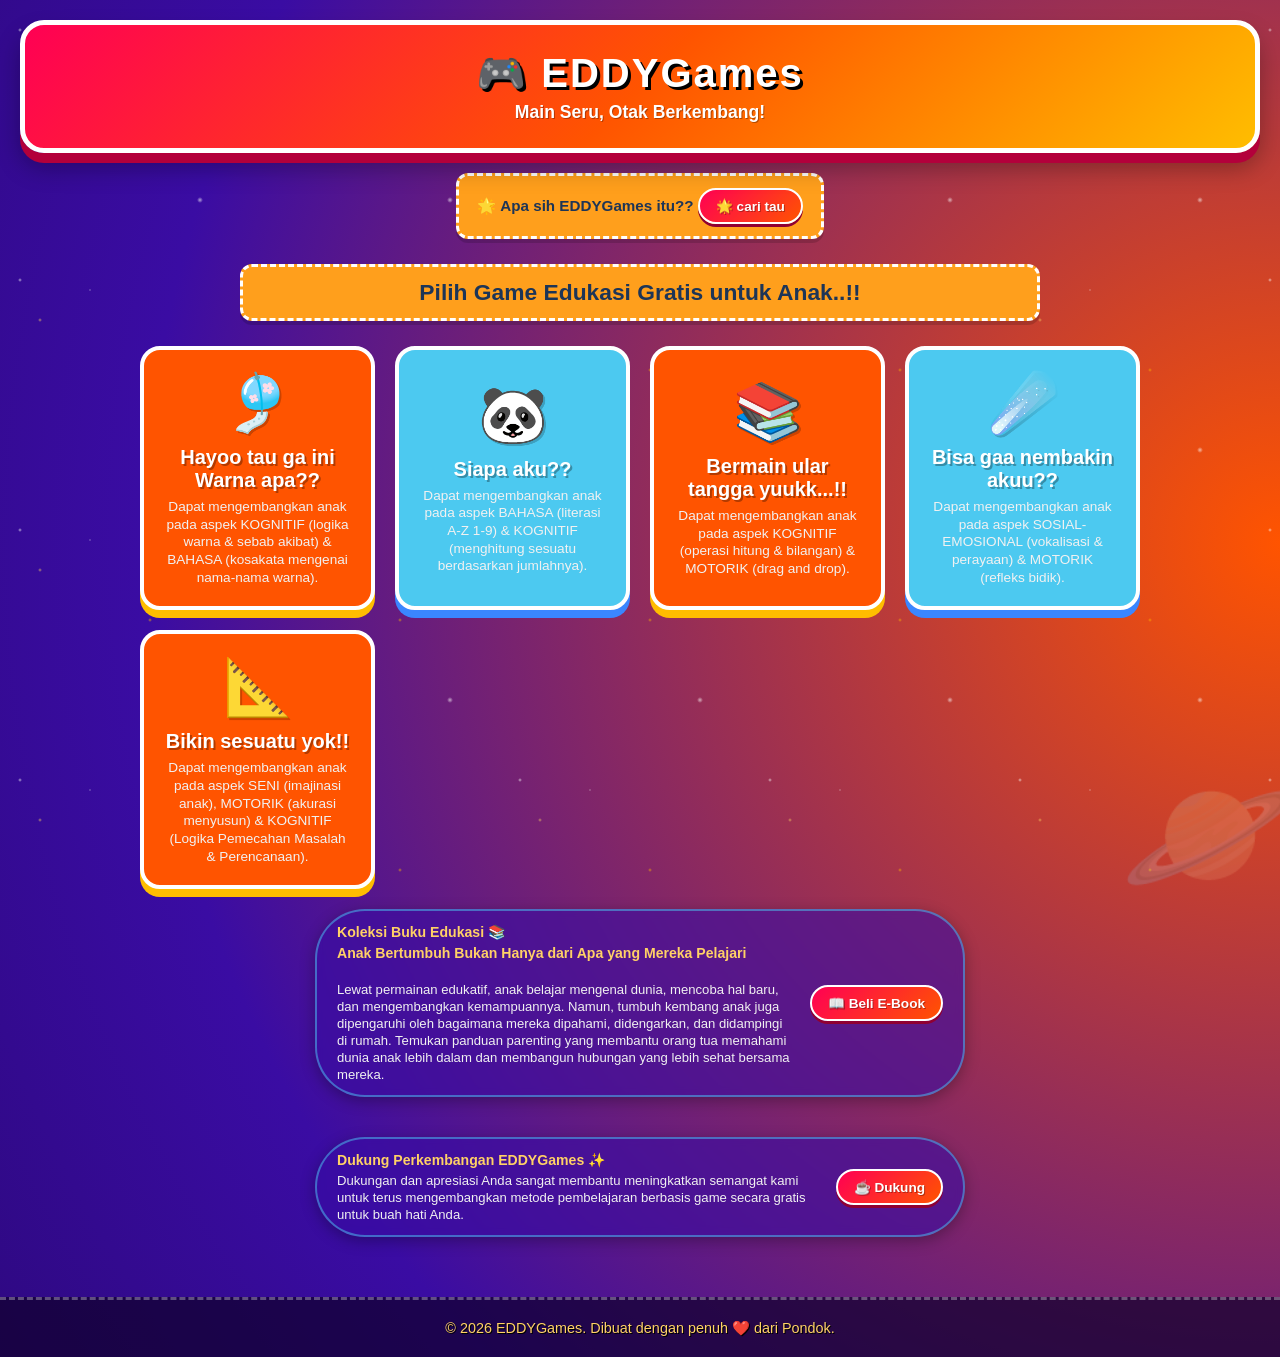
<file: index.html>
<!DOCTYPE html>
<html lang="id">
<head>
<title>EDDYGames | Game Edukasi Gratis untuk Anak TK & SD</title>
<meta name="description" content="Mainkan game edukasi gratis untuk anak TK dan SD di EDDYGames. Belajar mengenal warna, huruf, angka, berhitung, dan kreativitas sambil bermain.">
<meta charset="UTF-8">
    <meta name="viewport" content="width=device-width, initial-scale=1.0">
    <link rel="canonical" href="https://exa4sec.github.io/EDDYGames/">
    
    <!-- Gabungan CSS Langsung di Sini -->
    <style>
        /* ==========================================
           TEMA ANGKASA: ORANYE MATAHARI & UNGU GALAKSI
           ========================================== */

        * {
            box-sizing: border-box;
            margin: 0;
            padding: 0;
        }

        body {
            /* Gradasi latar belakang kosmik */
            background: radial-gradient(circle at 50% 20%, #ff5400 0%, #3a0ca3 45%, #10002b 100%);
            background-size: 200% 200%;
            animation: galaxyShift 15s ease infinite alternate;
            font-family: 'Comic Sans MS', 'Bubblegum Sans', 'Poppins', sans-serif;
            color: #fff;
            display: flex;
            flex-direction: column;
            min-height: 100vh;
            padding: 20px;
            padding-bottom: 0;
            position: relative;
            overflow-x: hidden;
        }

        /* 1. Animasi Latar Belakang Bergeser Pelan */
        @keyframes galaxyShift {
            0% {
                background-position: 0% 50%;
            }
            100% {
                background-position: 100% 50%;
            }
        }

        /* 2. Efek Lapisan Bintang Berkelap-kelip & Meteor Melayang */
        body::before {
            content: '';
            position: fixed;
            top: 0;
            left: 0;
            width: 100%;
            height: 100%;
            background-image: 
                radial-gradient(2px 2px at 20px 30px, #ffffff, rgba(0,0,0,0)),
                radial-gradient(2px 2px at 40px 70px, #ffd166, rgba(0,0,0,0)),
                radial-gradient(1px 1px at 90px 40px, #ffffff, rgba(0,0,0,0)),
                radial-gradient(2px 2px at 150px 120px, #ffb703, rgba(0,0,0,0)),
                radial-gradient(3px 3px at 200px 200px, #ffffff, rgba(0,0,0,0));
            background-repeat: repeat;
            background-size: 250px 250px;
            opacity: 0.6;
            animation: twinkleStars 4s infinite linear;
            z-index: -1;
            pointer-events: none;
        }

        @keyframes twinkleStars {
            0% { transform: translateY(0); opacity: 0.4; }
            50% { opacity: 0.8; }
            100% { transform: translateY(-50px); opacity: 0.4; }
        }

        /* 3. Ornamen Planet/Bola Api Matahari Melayang di Sudut */
        body::after {
            content: '🪐';
            position: fixed;
            bottom: -20px;
            right: -20px;
            font-size: 9rem;
            opacity: 0.2;
            z-index: -1;
            animation: floatPlanet 8s ease-in-out infinite alternate;
            pointer-events: none;
        }

        @keyframes floatPlanet {
            0% { transform: translateY(0) rotate(0deg); }
            100% { transform: translateY(-25px) rotate(15deg); }
        }

        /* Header Portal Game */
        header {
            text-align: center;
            background: linear-gradient(135deg, #ff0054, #ff5400, #ffbd00);
            color: #fff;
            padding: 25px 20px;
            border-radius: 24px;
            border: 5px solid #ffffff;
            box-shadow: 0 10px 0 #b3003b, 0 15px 25px rgba(0, 0, 0, 0.3);
            margin-bottom: 20px;
            position: relative;
            overflow: hidden;
        }

        header h1 {
            font-size: 2.5rem;
            text-shadow: 3px 3px 0px #000;
            letter-spacing: 2px;
        }

        header .tagline {
            font-size: 1.1rem;
            margin-top: 5px;
            font-weight: bold;
            text-shadow: 1px 1px 0px rgba(0,0,0,0.3);
        }

        /* Banner Informasi Orang Tua */
        .parent-banner {
            background-color: #ff9f1c;
            color: #1d3557;
            padding: 12px 18px;
            border-radius: 12px;
            border: 3px dashed #fff;
            text-align: center;
            font-size: 0.95rem;
            margin-bottom: 25px;
            box-shadow: 0 4px 0 rgba(0,0,0,0.15);
            max-width: 800px;
            margin-left: auto;
            margin-right: auto;
        }

        /* Tampilan Kotak Aksi (Donasi & E-book) */
        .action-pill {
            display: flex;
            align-items: center;
            justify-content: space-between;
            background: rgba(58, 12, 163, 0.6);
            backdrop-filter: blur(5px);
            border: 2px solid rgba(76, 201, 240, 0.5);
            padding: 12px 20px;
            border-radius: 50px;
            max-width: 650px;
            margin: 20px auto;
            box-shadow: 0 4px 15px rgba(0,0,0,0.3);
            gap: 15px;
        }

        .action-text {
            font-size: 0.82rem;
            color: #f1f1f1;
            line-height: 1.3;
            text-align: left;
        }

        .action-text strong {
            color: #ffd166;
            display: block;
            margin-bottom: 2px;
            font-size: 0.88rem;
        }

        /* Tombol Mini Khusus */
        .action-btn-mini {
            background: linear-gradient(135deg, #ff0054, #ff5400);
            color: #fff;
            border: 2px solid #fff;
            padding: 8px 16px;
            border-radius: 30px;
            font-weight: bold;
            font-size: 0.85rem;
            cursor: pointer;
            white-space: nowrap;
            box-shadow: 0 3px 0 #900032;
            transition: all 0.15s ease-in-out;
            text-shadow: 1px 1px 0px rgba(0,0,0,0.3);
            display: inline-flex;
            align-items: center;
            gap: 5px;
            text-decoration: none;
        }

        .action-btn-mini:hover {
            transform: translateY(-2px);
            box-shadow: 0 5px 0 #900032;
            background: linear-gradient(135deg, #ff5400, #ffbd00);
        }

        .action-btn-mini:active {
            transform: translateY(1px);
            box-shadow: 0 1px 0 #900032;
        }

        /* Styling Pop-up QRIS */
        .modal {
            display: none;
            position: fixed;
            z-index: 999;
            left: 0;
            top: 0;
            width: 100%;
            height: 100%;
            background-color: rgba(0,0,0,0.8);
            justify-content: center;
            align-items: center;
            padding: 15px;
        }
        .modal-content {
            background: #10002b;
            padding: 20px;
            border-radius: 20px;
            border: 4px solid #4cc9f0;
            text-align: center;
            max-width: 340px;
            width: 100%;
            max-height: 90vh;
            overflow-y: auto;
            box-shadow: 0 10px 25px rgba(0,0,0,0.5);
        }
        .modal-content img {
            width: 100%;
            max-height: 220px;
            object-fit: contain;
            border-radius: 10px;
            margin: 10px 0;
            border: 3px solid #ffd166;
            background-color: #fff;
        }
        .close-btn {
            background-color: #ff0054;
            color: white;
            border: 2px solid #fff;
            padding: 6px 16px;
            border-radius: 8px;
            font-weight: bold;
            font-size: 0.85rem;
            cursor: pointer;
            margin-top: 12px;
            box-shadow: 0 3px 0 #900032;
        }
        .close-btn:active {
            transform: translateY(2px);
            box-shadow: 0 2px 0 #900032;
        }

        /* Rak Game / Portal Grid */
        .game-grid {
            display: grid;
            grid-template-columns: repeat(auto-fill, minmax(200px, 1fr));
            gap: 20px;
            max-width: 1000px;
            width: 100%;
            margin: 0 auto;
            justify-content: center;
            justify-items: center;
            flex: 1;
        }

        /* Kartu Game */
        .game-card {
            background-color: #4cc9f0;
            border: 4px solid #ffffff;
            border-radius: 20px;
            padding: 20px;
            text-align: center;
            text-decoration: none;
            color: #fff;
            box-shadow: 0 8px 0 #3a86ff;
            transition: all 0.15s ease-in-out;
            display: flex;
            flex-direction: column;
            align-items: center;
            justify-content: center;
            cursor: pointer;
            width: 100%;
        }

        .game-card:hover {
            transform: translateY(-5px);
            box-shadow: 0 13px 0 #3a86ff;
            background-color: #480ca8;
        }

        .game-card:active {
            transform: translateY(4px);
            box-shadow: 0 2px 0 #3a86ff;
        }

        .game-grid .game-card:nth-child(odd) {
            background-color: #ff5400;
            box-shadow: 0 8px 0 #ffbd00;
        }
        .game-grid .game-card:nth-child(odd):hover {
            background-color: #7209b7;
            box-shadow: 0 13px 0 #b5179e;
        }

        .game-icon {
            font-size: 3.5rem;
            margin-bottom: 10px;
            filter: drop-shadow(2px 2px 0px rgba(0,0,0,0.2));
            transition: transform 0.2s;
        }

        .game-card:hover .game-icon {
            transform: scale(1.15) rotate(5deg);
        }

        .game-title {
            font-size: 1.25rem;
            font-weight: bold;
            margin-bottom: 6px;
            text-shadow: 2px 2px 0px rgba(0,0,0,0.3);
        }

        .game-desc {
            font-size: 0.85rem;
            color: #f1f1f1;
            line-height: 1.3;
        }

        /* Footer */
        footer {
            width: 100%;
            background-color: rgba(16, 0, 43, 0.7);
            border-top: 3px dashed rgba(255, 255, 255, 0.3);
            text-align: center;
            color: #ffd166;
            font-size: 0.9rem;
            margin-top: 40px;
            margin-left: -20px;
            margin-right: -20px;
            width: calc(100% + 40px);
            text-shadow: 1px 1px 0px #000;
            padding: 20px 10px;
            box-sizing: border-box;
        }
    </style>
</head>
<body>

    <header>
        <h1>🎮 EDDYGames</h1>
        <div class="tagline">Main Seru, Otak Berkembang!</div>
    </header>

    <!-- Penjelasan untuk Orang Tua -->
    <div class="parent-banner">
        🌟 <strong>Apa sih EDDYGames itu??</strong> 
          <!-- Tombol Mini -->
        <button onclick="openapa()" class="action-btn-mini"> 🌟 cari tau </button>
    </div>
          <!-- Kotak Pop-up QRIS -->
    <div id="apa" class="modal">
        <div class="modal-content">
            <h3 style="color: #ffd166; font-size: 1.1rem;">Apa itu EDDYGames??</h3>
           
            <p style="font-size: 0.72rem; color: #f1f1f1; margin-top: 5px; line-height: 1.3; text-align: left;">
               EDDYGames adalah wadah game edukasi interaktif untuk melatih kognitif, bahasa, sosial emosional, nilai agama dan moral, motorik, seni anak tanpa khawatir konten negatif.
        bagi ayah bunda yang belum mengenal seberapa pentingnya 6 aspek itu buat pertumbuhan anak, ayah buda bisa belajar dari buku digital yang udah tim kami sediakan yang ada di link bawah ya..!!.
        bukan cuman panduan buat ayah dan bunda aja loh, kami juga merancang buku digital agar game edukasi yang kami kembangkan bisa membantu buah hati ayah bunda untuk terus berkembang dari segi 6 aspek yang penting itu.
        emang seberapa penting sih 6 aspek itu buat pertumbuhan anak??,  ayah dan bunda bisa mengetahuinya di buku digital yang sudah kami sediakan di link yang ada di bawah halaman.
        <br> selamat bersenang senang dengan si kecil ayaahh, bundaaa...!!!.
            </p>
            
            <button onclick="closeapa()" class="close-btn">Tutup</button>
        </div>
    </div>
    </div>

    <!-- Rak Game / Portal ala Friv -->
<section aria-labelledby="game-section-title">
    <div class="parent-banner">
  <h2 id="game-section-title">
    Pilih Game Edukasi Gratis untuk Anak..!!
  </h2>
    </div>
</section>

    <div class="game-grid" id="gameGrid">

        <!-- Game 1 -->
        <a href="game1.html" class="game-card">
            <div class="game-icon">🎐</div>
            <div class="game-title">Hayoo tau ga ini Warna apa??</div>
            <div class="game-desc">Dapat mengembangkan anak pada aspek KOGNITIF (logika warna & sebab akibat) & BAHASA (kosakata mengenai nama-nama warna).</div>
        </a>
        
        <!-- Game 2 -->
        <a href="game2.html" class="game-card">
            <div class="game-icon">🐼</div>
            <div class="game-title">Siapa aku??</div>
            <div class="game-desc">Dapat mengembangkan anak pada aspek BAHASA (literasi A-Z 1-9) & KOGNITIF (menghitung sesuatu berdasarkan jumlahnya).</div>
        </a>

        <!-- Game 3 -->
        <a href="game3.html" class="game-card">
            <div class="game-icon">📚</div>
            <div class="game-title">Bermain ular tangga yuukk...!!</div>
            <div class="game-desc">Dapat mengembangkan anak pada aspek KOGNITIF (operasi hitung & bilangan) & MOTORIK (drag and drop).</div>
        </a>

        <!-- Game 4 -->
        <a href="game4.html" class="game-card">
            <div class="game-icon">☄️</div>
            <div class="game-title">Bisa gaa nembakin akuu??</div>
            <div class="game-desc">Dapat mengembangkan anak pada aspek SOSIAL-EMOSIONAL (vokalisasi & perayaan) & MOTORIK (refleks bidik).</div>
        </a>
        
        <!-- Game 5 -->
        <a href="game5.html" class="game-card">
            <div class="game-icon">📐</div>
            <div class="game-title">Bikin sesuatu yok!!</div>
            <div class="game-desc">Dapat mengembangkan anak pada aspek SENI (imajinasi anak), MOTORIK (akurasi menyusun) & KOGNITIF (Logika Pemecahan Masalah & Perencanaan).</div>
        </a>

    </div>

    <!-- Kotak Promosi E-Book (Link.id) -->
    <div class="action-pill">
        <div class="action-text">
            <strong>Koleksi Buku Edukasi  📚</strong>
           <strong>Anak Bertumbuh Bukan Hanya dari Apa yang Mereka Pelajari</strong>

<br>Lewat permainan edukatif, anak belajar mengenal dunia, mencoba hal baru, dan mengembangkan kemampuannya. Namun, tumbuh kembang anak juga dipengaruhi oleh bagaimana mereka dipahami, didengarkan, dan didampingi di rumah.

Temukan panduan parenting yang membantu orang tua memahami dunia anak lebih dalam dan membangun hubungan yang lebih sehat bersama mereka.
        </div>
        
        <a href="https://lynk.id/vdzy" target="_blank" class="action-btn-mini">📖 Beli E-Book</a>
    </div>

    <!-- Tampilan Donasi (Kotak Sedekah) -->
    <div class="action-pill">
        <div class="action-text">
            <strong>Dukung Perkembangan EDDYGames ✨</strong>
            Dukungan dan apresiasi Anda sangat membantu meningkatkan semangat kami untuk terus mengembangkan metode pembelajaran berbasis game secara gratis untuk buah hati Anda.
        </div>
        <!-- Tombol Mini -->
        <button onclick="openQRIS()" class="action-btn-mini">☕ Dukung</button>
    </div>

    <!-- Kotak Pop-up QRIS -->
    <div id="qrisModal" class="modal">
        <div class="modal-content">
            <h3 style="color: #ffd166; font-size: 1.1rem;">Scan QRIS GoPay</h3>
            <p style="font-size: 0.75rem; color: #fff; margin-top: 3px;">Bisa pakai GoPay, OVO, DANA, BCA, BRI, MANDIRI dll.</p>
            
            <!-- Gambar QRIS -->
            <img src="sodaqoh[1].png" alt="QRIS GoPay EDDYGames">
            
            <p style="font-size: 0.72rem; color: #f1f1f1; margin-top: 5px; line-height: 1.3; text-align: left;">
                Game ini murni kami bikin untuk perkembangan anak-anak. Dukungan dan apresiasi dari Ayah & Bunda sekecil apapun sangat berarti buat ngebantu operasional, riset materi belajar anak, dan bikin game edukasi yang baru & seru tanpa ada iklan aneh-aneh (100% gratis). 
                <br><br>Makasih banyak ya udah dukung karya kami!
                <br><br><strong>PERINGATAN...!!</strong> Tim kami tidak akan pernah mematok harga pada game yang kami kembangkan. Semua dukungan berupa dana kami serahkan seikhlasnya dari Ayah & Bunda.
            </p>
            
            <button onclick="closeQRIS()" class="close-btn">Tutup</button>
        </div>
    </div>

    <footer>
        &copy; 2026 EDDYGames. Dibuat dengan penuh ❤️ dari Pondok.
    </footer>

    <!-- JavaScript untuk Pop-up -->
    <script>
         function openapa() {
            document.getElementById('apa').style.display = 'flex';
         }   
         function closeapa() {
            document.getElementById('apa').style.display = 'none';
         }    
        function openQRIS() {
            document.getElementById('qrisModal').style.display = 'flex';
        }
        function closeQRIS() {
            document.getElementById('qrisModal').style.display = 'none';
        }
    </script>
</body>
</html>
</file>
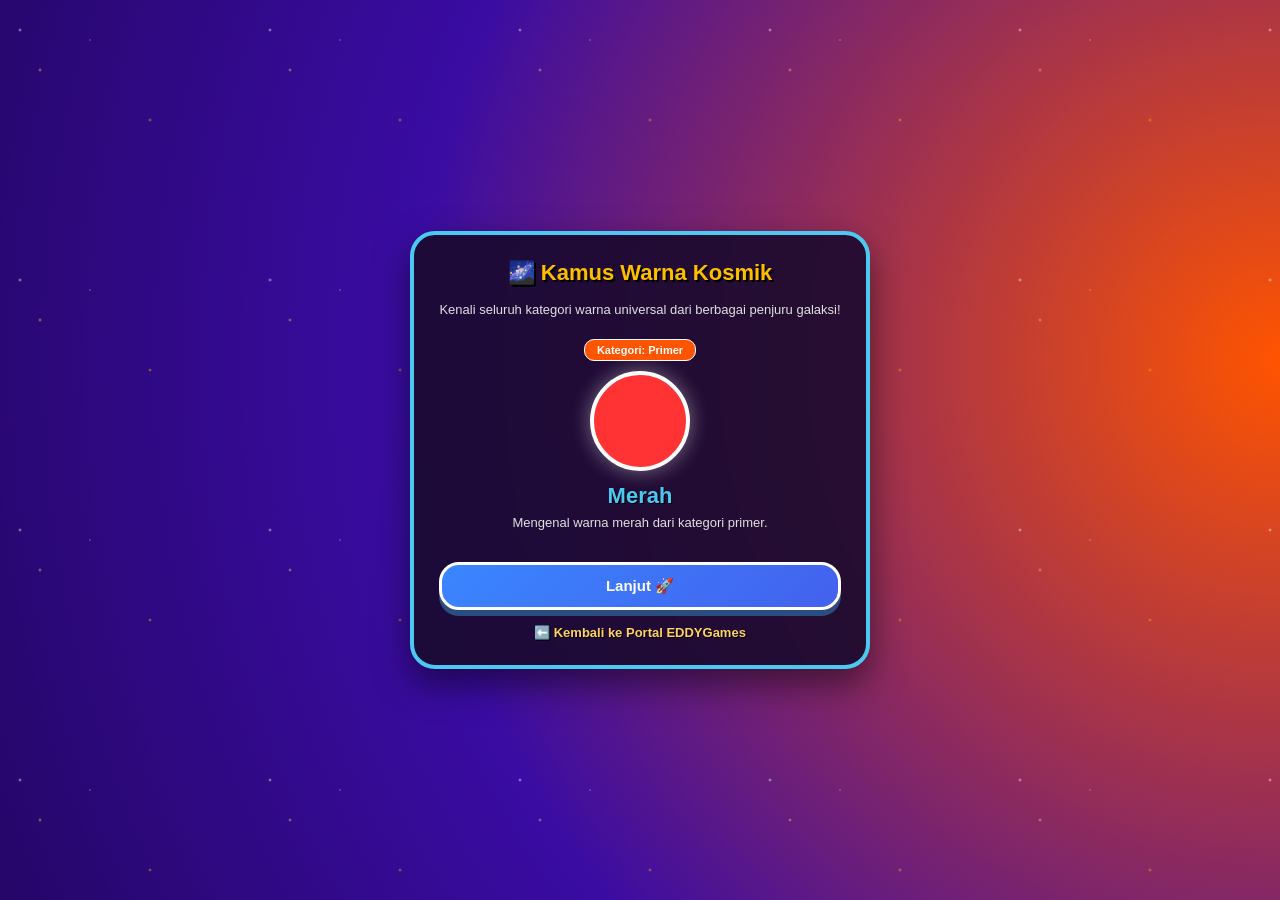
<file: game1.html>
<!DOCTYPE html>
<html lang="id">
<head>
<meta charset="UTF-8">
<meta name="viewport" content="width=device-width, initial-scale=1.0">
<title>EDDYGames - Misi 50 Warna Kosmik</title>
<style>
* {
  box-sizing: border-box;
  margin: 0;
  padding: 0; 
}
body {
  background: radial-gradient(circle at 50% 20%, #ff5400 0%, #3a0ca3 45%, #10002b 100%);
  background-size: 200% 200%;
  animation: galaxyShift 15s ease infinite alternate;
  font-family: 'Comic Sans MS', 'Bubblegum Sans', 'Poppins', sans-serif;
  color: #fff;
  display: flex;
  flex-direction: column;
  align-items: center;
  justify-content: center;
  min-height: 100vh;
  padding: 20px;
  position: relative;
  overflow-x: hidden;
}
@keyframes galaxyShift {
  0% { background-position: 0% 50%; }
  100% { background-position: 100% 50%; }
}
body::before {
  content: '';
  position: fixed;
  top: 0; left: 0; width: 100%; height: 100%;
  background-image:
    radial-gradient(2px 2px at 20px 30px, #ffffff, rgba(0,0,0,0)),
    radial-gradient(2px 2px at 40px 70px, #ffd166, rgba(0,0,0,0)),
    radial-gradient(1px 1px at 90px 40px, #ffffff, rgba(0,0,0,0)),
    radial-gradient(2px 2px at 150px 120px, #ffb703, rgba(0,0,0,0));
  background-size: 250px 250px;
  opacity: 0.6;
  animation: twinkleStars 4s infinite linear;
  z-index: -1;
  pointer-events: none;
}
@keyframes twinkleStars {
  0% { transform: translateY(0); opacity: 0.4; }
  50% { opacity: 0.8; }
  100% { transform: translateY(-50px); opacity: 0.4; }
}
.game-container {
  background: rgba(26, 11, 46, 0.9);
  backdrop-filter: blur(10px);
  width: 100%;
  max-width: 460px;
  padding: 25px;
  border-radius: 25px;
  box-shadow: 0 15px 35px rgba(0,0,0,0.5);
  border: 4px solid #4cc9f0;
  text-align: center;
  position: relative;
}
.top-bar {
  display: flex;
  justify-content: space-between;
  align-items: center;
  margin-bottom: 15px;
  font-size: 15px;
  font-weight: bold;
}
.hearts { color: #ff0054; font-size: 18px; text-shadow: 0 0 10px rgba(255,0,84,0.5); }
.score { color: #ffd166; }
.round-info { color: #4cc9f0; }
.screen { display: none; }
.active-screen { display: block; }
h2 { color: #ffbd00; margin-bottom: 15px; font-size: 22px; text-shadow: 2px 2px 0px #000; }
p { font-size: 13px; color: #e0e0e0; margin-bottom: 20px; line-height: 1.4; }

/* Sesi 1: Intro Kamus Warna Universal */
.intro-color-box {
  width: 100px;
  height: 100px;
  border-radius: 50%;
  margin: 0 auto 12px auto;
  box-shadow: 0 0 20px rgba(255,255,255,0.4);
  border: 4px solid white;
}
.intro-title { font-size: 22px; font-weight: bold; margin-bottom: 5px; color: #4cc9f0; text-shadow: 1px 1px 0px #000; }
.category-badge {
  display: inline-block;
  background: #ff5400;
  padding: 4px 12px;
  border-radius: 10px;
  font-size: 11px;
  font-weight: bold;
  margin-bottom: 10px;
  border: 1px solid #fff;
}

/* Sesi 2: Tantangan 50 Ronde */
.target-box {
  font-size: 22px;
  font-weight: bold;
  padding: 15px;
  border-radius: 15px;
  margin-bottom: 15px;
  color: #ffd166;
  background: rgba(255, 255, 255, 0.08);
  text-shadow: 2px 2px 2px rgba(0,0,0,0.5);
  box-shadow: 0 5px 15px rgba(0,0,0,0.2);
  border: 2px dashed #4cc9f0;
  letter-spacing: 1px;
}
.btn-container {
  display: grid;
  gap: 10px;
  margin-bottom: 10px;
}
.color-btn {
  height: 65px;
  border: 3px solid #fff;
  border-radius: 15px;
  cursor: pointer;
  box-shadow: 0 4px 0 rgba(0,0,0,0.3);
  transition: transform 0.1s, filter 0.1s;
}
.color-btn:active {
  transform: translateY(3px);
  box-shadow: 0 1px 0 rgba(0,0,0,0.3);
}
.color-btn:hover {
  filter: brightness(1.1);
}

/* Pop-up Pesan Salah & Benar */
#popupWrong {
  position: absolute;
  top: 50%;
  left: 50%;
  transform: translate(-50%, -50%) scale(0.8);
  background: rgba(255, 0, 84, 0.95);
  border: 4px solid #fff;
  padding: 20px 30px;
  border-radius: 20px;
  font-size: 18px;
  font-weight: bold;
  color: #fff;
  box-shadow: 0 10px 25px rgba(0,0,0,0.6);
  z-index: 99;
  display: none;
  text-shadow: 2px 2px 0px #000;
  animation: popIn 0.3s ease forwards;
}

#popupCorrect {
  position: absolute;
  top: 50%;
  left: 50%;
  transform: translate(-50%, -50%) scale(0.8);
  background: rgba(56, 176, 0, 0.95);
  border: 4px solid #fff;
  padding: 20px 30px;
  border-radius: 20px;
  font-size: 18px;
  font-weight: bold;
  color: #fff;
  box-shadow: 0 10px 25px rgba(0,0,0,0.6);
  z-index: 99;
  display: none;
  text-shadow: 2px 2px 0px #000;
  animation: popIn 0.3s ease forwards;
}

@keyframes popIn {
  to { transform: translate(-50%, -50%) scale(1); }
}

/* Sesi 3 & 4 */
.lab-selection {
  display: grid;
  grid-template-columns: repeat(4, 1fr);
  gap: 6px;
  margin-bottom: 12px;
  max-height: 180px;
  overflow-y: auto;
  padding-right: 5px;
}
.lab-color-chip {
  height: 40px;
  border: 2px solid #fff;
  border-radius: 10px;
  cursor: pointer;
  font-size: 9px;
  font-weight: bold;
  color: white;
  text-shadow: 1px 1px 1px #000;
  display: flex;
  align-items: center;
  justify-content: center;
  box-shadow: 0 2px 0 rgba(0,0,0,0.3);
}
.lab-color-chip.selected {
  border: 3px solid #ffd166;
  transform: scale(1.05);
  box-shadow: 0 0 10px #ffd166;
}
.mixer-display {
  display: flex;
  justify-content: center;
  align-items: center;
  gap: 8px;
  margin: 10px 0;
}
.mix-preview {
  width: 50px;
  height: 50px;
  border-radius: 50%;
  border: 2px solid white;
  display: flex;
  align-items: center;
  justify-content: center;
  font-size: 9px;
  font-weight: bold;
  background: rgba(255,255,255,0.1);
  text-align: center;
  padding: 2px;
}
.action-btn {
  background: linear-gradient(135deg, #3a86ff, #4361ee);
  color: white;
  border: 3px solid #fff;
  padding: 12px 25px;
  font-size: 15px;
  font-weight: bold;
  border-radius: 20px;
  cursor: pointer;
  box-shadow: 0 6px 0 #2b4c7e;
  width: 100%;
  margin-top: 10px;
}
.action-btn:active {
  transform: translateY(4px);
  box-shadow: 0 2px 0 #2b4c7e;
}
.back-link {
  display: block;
  margin-top: 15px;
  color: #ffd166;
  text-decoration: none;
  font-size: 13px;
  font-weight: bold;
  text-shadow: 1px 1px 0 #000;
}
.result-box {
  background: rgba(255, 84, 0, 0.3);
  border: 2px dashed #ff5400;
  padding: 12px;
  border-radius: 15px;
  margin: 12px 0;
  color: #ffd166;
  font-weight: bold;
}
</style>
</head>
<body>

<div class="game-container">
  <!-- POP-UP PESAN SALAH & BENAR -->
  <div id="popupWrong">wleee 😝😝 kamu salah...!!!</div>
  <div id="popupCorrect">yeeeyyy kamu benaaarr 🥳🥳...!!!</div>

  <!-- SESI 1: KAMUS WARNA UNIVERSAL -->
  <div id="introScreen" class="screen active-screen">
    <h2>🌌 Kamus Warna Kosmik</h2>
    <p>Kenali seluruh kategori warna universal dari berbagai penjuru galaksi!</p>
    <div class="category-badge" id="introCategory">Primer</div>
    <div class="intro-color-box" id="introColorBox"></div>
    <div class="intro-title" id="introColorName">Merah</div>
    <p id="introColorDesc">Warna dasar semesta!</p>
    <button class="action-btn" onclick="nextIntroColor()">Lanjut 🚀</button>
  </div>

  <!-- SESI 2: TANTANGAN 50 RONDE -->
  <div id="gameScreen" class="screen">
    <div class="top-bar">
      <div class="round-info">Ronde: <span id="roundVal">1</span>/50</div>
      <div class="score">Skor: <span id="scoreVal">0</span></div>
      <div class="hearts" id="heartsVal">❤️❤️❤️❤️❤️</div>
    </div>
    <h2>🎯 Cari Warna Ini:</h2>
    <div class="target-box" id="targetBox">MERAH</div>
    <div class="btn-container" id="buttonContainer"></div>
  </div>

  <!-- SESI 3: RAPOR EVALUASI 50 RONDE -->
  <div id="gameOverScreen" class="screen">
    <h2 style="color: #ffbd00;" id="reportTitle">Misi Selesai! 🛸</h2>
    <p>Luar biasa, petualangan 50 ronde telah dilewati!</p>
    
    <div class="result-box">
      Total Skor: <span id="finalScore" style="font-size: 18px;">0</span> / 50
      <span id="evaluationText" style="font-size: 11px; display: block; margin-top: 5px; line-height: 1.3;"></span>
    </div>

    <div id="labUnlockContainer" style="display: none;">
      <button class="action-btn" onclick="goToFreeLab()">Masuk Lab Eksperimen Bebas 🧪✨</button>
    </div>
    
    <button class="action-btn" style="background: linear-gradient(135deg, #707070, #404040); box-shadow: 0 6px 0 #202020; margin-top: 8px;" onclick="restartGame()">Ulangi Misi 🚀</button>
  </div>

  <!-- SESI 4: LAB EKSPERIMEN BEBAS -->
  <div id="freeLabScreen" class="screen">
    <h2>🧪 Lab Kimia Universal</h2>
    <p>Pilih 2 warna apa saja dari semua kategori untuk dicampur bebas!</p>
    <div class="lab-selection" id="labColorChoices"></div>
    <div class="mixer-display">
      <div class="mix-preview" id="chip1">Pilih 1</div>
      <span style="font-size: 16px; font-weight: bold;">+</span>
      <div class="mix-preview" id="chip2">Pilih 2</div>
      <span style="font-size: 16px; font-weight: bold;">=</span>
      <div class="mix-preview" id="chipResult" style="background: #333;">Hasil</div>
    </div>
    <div id="labResultDesc" style="font-size: 12px; color: #ffd166; margin-bottom: 10px; font-weight: bold; min-height: 35px; line-height: 1.3;">
      Klik dua warna di atas untuk melihat hasil campurannya! Tanya guru kamu untuk tahu nama warnanya ya! 🧑‍🏫
    </div>
    <button class="action-btn" onclick="restartGame()">Mulai Misi Baru 🚀</button>
  </div>

  <a href="index.html" class="back-link">⬅️ Kembali ke Portal EDDYGames</a>
</div>

<script>
const allColors = [
  { name: "Merah", code: "#ff3333", cat: "Primer" },
  { name: "Kuning", code: "#ffd166", cat: "Primer" },
  { name: "Biru", code: "#3a86ff", cat: "Primer" },
  { name: "Oranye", code: "#ff7b00", cat: "Sekunder" },
  { name: "Hijau", code: "#38b000", cat: "Sekunder" },
  { name: "Ungu", code: "#7209b7", cat: "Sekunder" },
  { name: "Jingga", code: "#ff9f1c", cat: "Pelangi" },
  { name: "Nila", code: "#480ca8", cat: "Pelangi" },
  { name: "Toska", code: "#00f5d4", cat: "Tersier" },
  { name: "Magenta", code: "#f72585", cat: "Tersier" },
  { name: "Pink", code: "#ff70a6", cat: "Pastel" },
  { name: "Cyan", code: "#4cc9f0", cat: "Tersier" },
  { name: "Putih", code: "#ffffff", cat: "Netral" },
  { name: "Hitam", code: "#212529", cat: "Netral" },
  { name: "Abu-abu", code: "#adb5bd", cat: "Netral" },
  { name: "Cokelat", code: "#8d5b4c", cat: "Netral" }
];

let introIndex = 0;
let round = 1;
let score = 0;
let hearts = 5;
let currentTarget = null;
let selectedLabColors = [];

function loadIntroColor() {
  let col = allColors[introIndex];
  document.getElementById("introColorBox").style.backgroundColor = col.code;
  document.getElementById("introColorName").innerText = col.name;
  document.getElementById("introCategory").innerText = `Kategori: ${col.cat}`;
  document.getElementById("introColorDesc").innerText = `Mengenal warna ${col.name.toLowerCase()} dari kategori ${col.cat.toLowerCase()}.`;
}

function nextIntroColor() {
  introIndex++;
  if (introIndex < allColors.length) {
    loadIntroColor();
  } else {
    document.getElementById("introScreen").classList.remove("active-screen");
    document.getElementById("gameScreen").classList.add("active-screen");
    startMainGame();
  }
}

function startMainGame() {
  round = 1;
  score = 0;
  hearts = 5;
  updateUI();
  nextRound();
}

function updateUI() {
  document.getElementById("roundVal").innerText = round;
  document.getElementById("scoreVal").innerText = score;
  document.getElementById("heartsVal").innerText = "❤️".repeat(hearts);
}

function nextRound() {
  if (round > 50 || hearts <= 0) {
    endGame();
    return;
  }

  updateUI();

  let totalChoices = 2;
  let gridCols = 2;
  if (round > 40) {
    totalChoices = 6;
    gridCols = 3;
  } else if (round > 25) {
    totalChoices = 4;
    gridCols = 2;
  } else if (round > 10) {
    totalChoices = 3;
    gridCols = 3;
  }

  document.getElementById("buttonContainer").style.gridTemplateColumns = `repeat(${gridCols}, 1fr)`;

  currentTarget = allColors[Math.floor(Math.random() * allColors.length)];

  let targetBox = document.getElementById("targetBox");
  targetBox.innerText = currentTarget.name.toUpperCase();

  let choices = [currentTarget];
  while (choices.length < totalChoices) {
    let randomCol = allColors[Math.floor(Math.random() * allColors.length)];
    if (!choices.includes(randomCol)) {
      choices.push(randomCol);
    }
  }
  choices.sort(() => Math.random() - 0.5);

  let container = document.getElementById("buttonContainer");
  container.innerHTML = "";
  choices.forEach(col => {
    let btn = document.createElement("button");
    btn.className = "color-btn";
    btn.style.backgroundColor = col.code;
    btn.onclick = () => checkAnswer(col.name);
    container.appendChild(btn);
  });
}

function checkAnswer(selectedName) {
  let allBtns = document.querySelectorAll(".color-btn");
  allBtns.forEach(b => b.style.pointerEvents = "none"); // Kunci tombol sementara

  if (selectedName === currentTarget.name) {
    score++;
    
    // Tampilkan pop-up "yeeeyyy kamu benaaarr 🥳🥳"
    let popup = document.getElementById("popupCorrect");
    popup.style.display = "block";

    setTimeout(() => {
      popup.style.display = "none";
      allBtns.forEach(b => b.style.pointerEvents = "auto");
      round++;
      nextRound();
    }, 1500);

  } else {
    hearts--;
    
    // Tampilkan pop-up "wleee 😝😝 kamu salah"
    let popup = document.getElementById("popupWrong");
    popup.style.display = "block";

    setTimeout(() => {
      popup.style.display = "none";
      allBtns.forEach(b => b.style.pointerEvents = "auto");
      round++;
      nextRound();
    }, 1500);
  }
}

function endGame() {
  document.getElementById("gameScreen").classList.remove("active-screen");
  document.getElementById("gameOverScreen").classList.add("active-screen");

  document.getElementById("finalScore").innerText = score;

  let eval = "";
  let labContainer = document.getElementById("labUnlockContainer");

  if (hearts >= 3 && round > 50) {
    eval = `🎉 Luar Biasa! Sisa nyawamu ${hearts}. Kamu berhasil membuka Akses Rahasia ke Lab Eksperimen Bebas! 🧪✨`;
    labContainer.style.display = "block";
  } else {
    eval = `💪 Permainan Selesai! Sisa nyawamu ${hearts}. Kamu membutuhkan minimal sisa 3 nyawa untuk membuka hadiah di Lab Eksperimen Bebas. Ayo coba lagi!`;
    labContainer.style.display = "none";
  }

  document.getElementById("evaluationText").innerText = eval;
}

function goToFreeLab() {
  document.getElementById("gameOverScreen").classList.remove("active-screen");
  document.getElementById("freeLabScreen").classList.add("active-screen");
  initFreeLab();
}

function initFreeLab() {
  selectedLabColors = [];
  document.getElementById("chip1").style.background = "rgba(255,255,255,0.1)";
  document.getElementById("chip1").innerText = "Pilih 1";
  document.getElementById("chip2").style.background = "rgba(255,255,255,0.1)";
  document.getElementById("chip2").innerText = "Pilih 2";
  document.getElementById("chipResult").style.background = "#333";
  document.getElementById("chipResult").innerText = "?";
  document.getElementById("labResultDesc").innerText = "Klik dua warna di atas untuk melihat hasil campurannya! Tanya guru kamu untuk tahu nama warnanya ya! 🧑‍🏫";

  let container = document.getElementById("labColorChoices");
  container.innerHTML = "";

  allColors.forEach(col => {
    let chip = document.createElement("div");
    chip.className = "lab-color-chip";
    chip.style.backgroundColor = col.code;
    chip.innerText = col.name;
    if(col.name === "Hitam") { chip.style.color = "#fff"; }
    chip.onclick = () => selectLabColor(col, chip);
    container.appendChild(chip);
  });
}

function selectLabColor(colorObj, chipElement) {
  if (selectedLabColors.length >= 2) {
    selectedLabColors = [];
    document.querySelectorAll(".lab-color-chip").forEach(c => c.classList.remove("selected"));
    document.getElementById("chip1").style.background = "rgba(255,255,255,0.1)";
    document.getElementById("chip1").innerText = "Pilih 1";
    document.getElementById("chip2").style.background = "rgba(255,255,255,0.1)";
    document.getElementById("chip2").innerText = "Pilih 2";
    document.getElementById("chipResult").style.background = "#333";
    document.getElementById("chipResult").innerText = "?";
  }

  selectedLabColors.push(colorObj);
  chipElement.classList.add("selected");

  if (selectedLabColors.length === 1) {
    let c1 = document.getElementById("chip1");
    c1.style.background = colorObj.code;
    c1.innerText = colorObj.name;
    document.getElementById("labResultDesc").innerText = `Pilih 1 warna lagi untuk dicampur dengan ${colorObj.name}!`;
  } else if (selectedLabColors.length === 2) {
    let c2 = document.getElementById("chip2");
    c2.style.background = colorObj.code;
    c2.innerText = colorObj.name;

    mixCustomColors(selectedLabColors[0], selectedLabColors[1]);
  }
}

function mixCustomColors(col1, col2) {
  let name1 = col1.name.toLowerCase();
  let name2 = col2.name.toLowerCase();
  let exactHex = "";

  const pairs = [name1 + "+" + name2, name2 + "+" + name1];

  if (pairs.includes("merah+biru") || pairs.includes("biru+merah")) {
    exactHex = "#7209b7";
  } else if (pairs.includes("merah+kuning") || pairs.includes("kuning+merah")) {
    exactHex = "#ff7b00";
  } else if (pairs.includes("kuning+biru") || pairs.includes("biru+kuning")) {
    exactHex = "#38b000";
  } else if (pairs.includes("merah+putih") || pairs.includes("putih+merah")) {
    exactHex = "#ff70a6";
  } else if (pairs.includes("hitam+putih") || pairs.includes("putih+hitam")) {
    exactHex = "#adb5bd";
  } else if (pairs.includes("merah+hitam") || pairs.includes("hitam+merah")) {
    exactHex = "#8d5b4c";
  } else if (pairs.includes("kuning+hitam") || pairs.includes("hitam+kuning")) {
    exactHex = "#704214";
  } else if (pairs.includes("biru+hitam") || pairs.includes("hitam+biru")) {
    exactHex = "#480ca8";
  } else if (name1 === name2) {
    exactHex = col1.code;
  } else {
    let r1 = parseInt(col1.code.substring(1,3), 16) || 0;
    let g1 = parseInt(col1.code.substring(3,5), 16) || 0;
    let b1 = parseInt(col1.code.substring(5,7), 16) || 0;

    let r2 = parseInt(col2.code.substring(1,3), 16) || 0;
    let g2 = parseInt(col2.code.substring(3,5), 16) || 0;
    let b2 = parseInt(col2.code.substring(5,7), 16) || 0;

    let r = Math.floor((r1 + r2) / 2);
    let g = Math.floor((g1 + g2) / 2);
    let b = Math.floor((b1 + b2) / 2);

    exactHex = `#${((1 << 24) + (r << 16) + (g << 8) + b).toString(16).slice(1)}`;
  }

  let res = document.getElementById("chipResult");
  res.style.background = exactHex;
  res.innerText = "✨";

  document.getElementById("labResultDesc").innerHTML =
    `Campuran <b>${col1.name}</b> + <b>${col2.name}</b> menghasilkan warna di atas! Kira-kira apa nama warna ini ya? kalau kamu penasaran,, coba tanya ke Guru kamu! 🧑‍🏫`;
}

function restartGame() {
  introIndex = 0;
  document.getElementById("freeLabScreen").classList.remove("active-screen");
  document.getElementById("gameOverScreen").classList.remove("active-screen");
  document.getElementById("introScreen").classList.add("active-screen");
  loadIntroColor();
}

loadIntroColor();
</script>
</body>
</html>
</file>
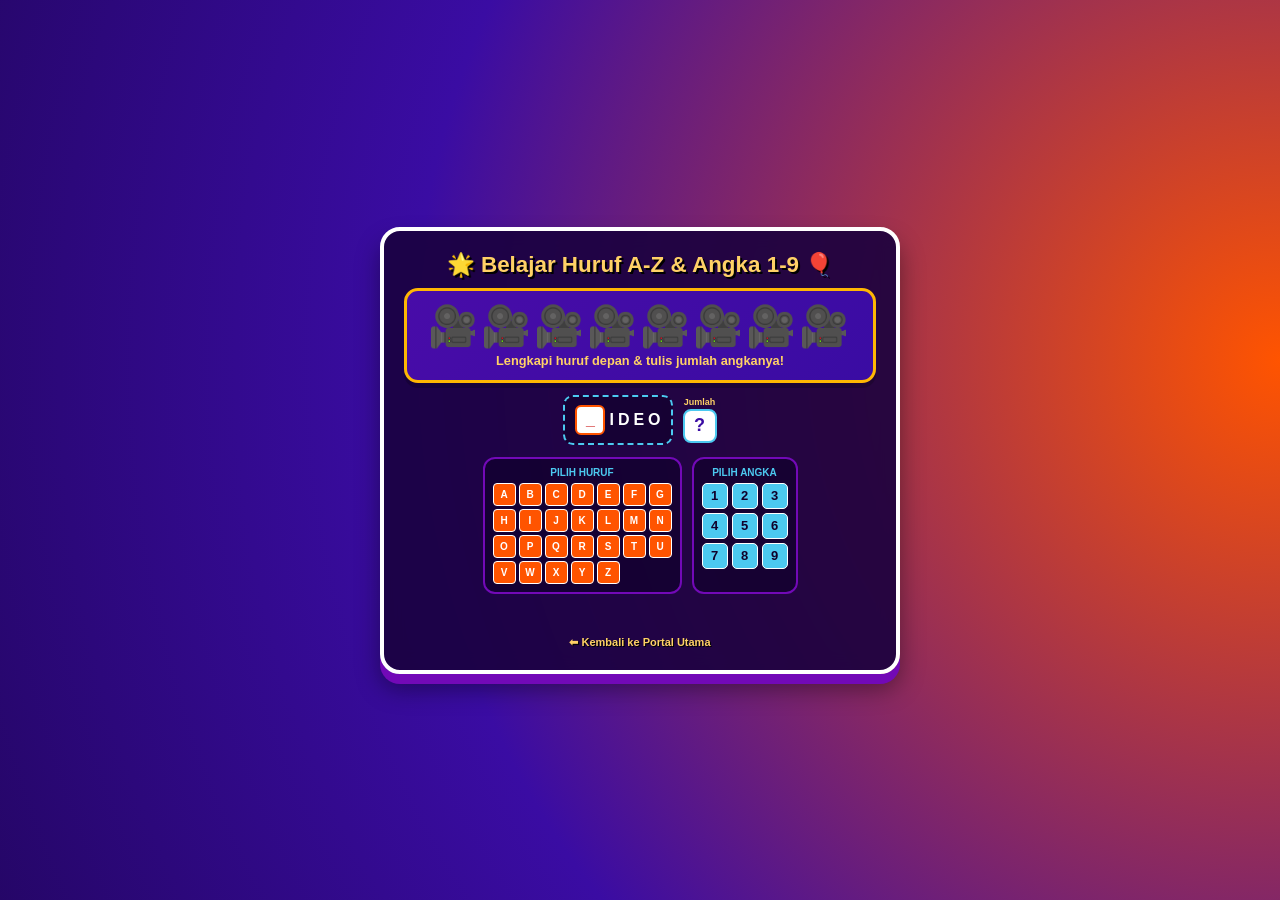
<file: game2.html>
<!DOCTYPE html>
<html lang="id">
<head>
    <meta charset="UTF-8">
    <meta name="viewport" content="width=device-width, initial-scale=1.0">
    <title>Belajar Huruf A-Z & Angka 1-9 TK A</title>
    <style>
        * {
            box-sizing: border-box;
            margin: 0;
            padding: 0;
            -webkit-user-select: none;
            -moz-user-select: none;
            -ms-user-select: none;
            user-select: none;
            -webkit-touch-callout: none;
        }

        body {
            background: radial-gradient(circle at 50% 20%, #ff5400 0%, #3a0ca3 45%, #10002b 100%);
            background-size: 200% 200%;
            animation: galaxyShift 15s ease infinite alternate;
            font-family: 'Comic Sans MS', 'Bubblegum Sans', 'Poppins', sans-serif;
            color: #fff;
            display: flex;
            flex-direction: column;
            align-items: center;
            justify-content: center;
            min-height: 100vh;
            padding: 15px;
            position: relative;
            overflow-x: hidden;
        }

        @keyframes galaxyShift {
            0% { background-position: 0% 50%; }
            100% { background-position: 100% 50%; }
        }

        .game-container {
            background: rgba(26, 2, 63, 0.9);
            backdrop-filter: blur(10px);
            padding: 20px;
            border-radius: 20px;
            border: 4px solid #ffffff;
            box-shadow: 0 10px 0 #7209b7, 0 15px 25px rgba(0, 0, 0, 0.4);
            text-align: center;
            max-width: 520px;
            width: 100%;
            position: relative;
        }

        h1 {
            color: #ffd166;
            font-size: 1.4rem;
            margin-bottom: 10px;
            text-shadow: 2px 2px 0px #000;
        }

        .question-box {
            background: linear-gradient(135deg, #480ca8, #3a0ca3);
            border: 3px solid #ffb703;
            padding: 12px;
            border-radius: 14px;
            margin-bottom: 12px;
            box-shadow: 0 5px 0 rgba(0,0,0,0.2);
        }

        .game-emoji {
            font-size: 40px;
            margin-bottom: 3px;
            letter-spacing: 3px;
            word-break: break-all;
        }

        .instruction-sub {
            font-size: 0.8rem;
            color: #ffd166;
            margin: 0;
            font-weight: bold;
        }

        .answer-area {
            display: flex;
            justify-content: center;
            align-items: center;
            gap: 10px;
            margin-bottom: 12px;
            flex-wrap: wrap;
        }

        .word-display {
            display: flex;
            gap: 4px;
            align-items: center;
            background: rgba(16, 0, 43, 0.6);
            padding: 8px 10px;
            border-radius: 10px;
            border: 2px dashed #4cc9f0;
            overflow-x: auto;
            max-width: 330px;
        }

        .target-slot {
            width: 30px;
            height: 30px;
            background-color: #ffffff;
            color: #d32f2f;
            font-size: 16px;
            font-weight: bold;
            display: flex;
            justify-content: center;
            align-items: center;
            border-radius: 6px;
            border: 2px solid #ff5400;
        }

        .static-letter {
            font-size: 16px;
            font-weight: bold;
            color: #fff;
        }

        .number-box-wrapper {
            display: flex;
            flex-direction: column;
            align-items: center;
        }

        .number-label {
            font-size: 9px;
            color: #ffd166;
            font-weight: bold;
            margin-bottom: 2px;
        }

        .number-slot {
            width: 34px;
            height: 34px;
            background-color: #ffffff;
            color: #3a0ca3;
            font-size: 18px;
            font-weight: bold;
            display: flex;
            justify-content: center;
            align-items: center;
            border-radius: 8px;
            border: 2px solid #4cc9f0;
        }

        .virtual-keyboard {
            display: flex;
            gap: 10px;
            justify-content: center;
            margin-bottom: 10px;
        }

        .keyboard-section {
            background: rgba(16, 0, 43, 0.7);
            border: 2px solid #7209b7;
            border-radius: 12px;
            padding: 8px;
        }

        .section-title {
            font-size: 10px;
            color: #4cc9f0;
            font-weight: bold;
            margin-bottom: 5px;
            text-transform: uppercase;
        }

        .letters-grid {
            display: grid;
            grid-template-columns: repeat(7, 1fr);
            gap: 3px;
        }

        .key-btn {
            background-color: #ff5400;
            color: white;
            border: 1px solid #fff;
            font-size: 10px;
            font-weight: bold;
            width: 23px;
            height: 23px;
            border-radius: 4px;
            cursor: pointer;
            display: flex;
            justify-content: center;
            align-items: center;
        }

        .key-btn:hover {
            background-color: #ff9f1c;
        }

        .numbers-grid {
            display: grid;
            grid-template-columns: repeat(3, 1fr);
            gap: 4px;
        }

        .num-btn {
            background-color: #4cc9f0;
            color: #10002b;
            border: 1px solid #fff;
            font-size: 13px;
            font-weight: bold;
            width: 26px;
            height: 26px;
            border-radius: 5px;
            cursor: pointer;
            display: flex;
            justify-content: center;
            align-items: center;
        }

        .num-btn:hover {
            background-color: #3a86ff;
            color: #fff;
        }

        .feedback {
            font-size: 0.95rem;
            font-weight: bold;
            height: 22px;
            margin-bottom: 6px;
            text-shadow: 1px 1px 0px #000;
        }

        .back-btn {
            display: inline-block;
            text-decoration: none;
            color: #ffd166;
            font-size: 11px;
            font-weight: bold;
            text-shadow: 1px 1px 0px #000;
        }

        .back-btn:hover {
            color: #fff;
        }

        /* POP-UP SUKSES & MINIGAME */
        .popup-overlay {
            position: fixed;
            top: 0;
            left: 0;
            width: 100%;
            height: 100%;
            background: rgba(0, 0, 0, 0.7);
            display: flex;
            justify-content: center;
            align-items: center;
            z-index: 999;
            opacity: 0;
            visibility: hidden;
            transition: opacity 0.3s ease, visibility 0.3s ease;
        }

        .popup-overlay.show {
            opacity: 1;
            visibility: visible;
        }

        .popup-card {
            background: #ffffff;
            padding: 20px 30px;
            border-radius: 20px;
            border: 5px solid #ffb703;
            text-align: center;
            box-shadow: 0 10px 25px rgba(0,0,0,0.5);
            width: 320px;
            position: relative;
        }

        .popup-title {
            font-size: 1.1rem;
            font-weight: bold;
            color: #10002b;
            margin-bottom: 10px;
        }

        /* POP-UP KHUSUS JAWABAN SALAH */
        .wrong-popup-card {
            background: #fff3e0;
            border: 5px solid #ff5400;
        }

        .wrong-title {
            font-size: 1.1rem;
            font-weight: bold;
            color: #d32f2f;
            margin-bottom: 8px;
        }

        .wrong-desc {
            font-size: 0.95rem;
            color: #333;
            line-height: 1.4;
            margin-bottom: 12px;
        }

        /* Tombol Tutup Cepat untuk Pop-up Salah */
        .close-wrong-btn {
            background-color: #ff5400;
            color: white;
            border: 2px solid #fff;
            padding: 6px 16px;
            font-size: 12px;
            border-radius: 8px;
            cursor: pointer;
            font-weight: bold;
            box-shadow: 0 3px 0 #b33600;
        }

        .close-wrong-btn:hover {
            background-color: #ff9f1c;
        }

        .interactive-firework-area {
            display: flex;
            justify-content: space-around;
            align-items: center;
            height: 110px;
            background: #fff9c4;
            border: 2px dashed #ffb703;
            border-radius: 12px;
            margin-bottom: 10px;
            position: relative;
        }

        .firework-item {
            font-size: 45px;
            user-select: none;
        }

        .firework-item.shake {
            animation: shakeFirework 0.2s ease-in-out infinite;
        }

        @keyframes shakeFirework {
            0% { transform: translate(0, 0) rotate(0deg); }
            25% { transform: translate(-3px, 3px) rotate(-5deg); }
            50% { transform: translate(3px, -3px) rotate(5deg); }
            75% { transform: translate(-2px, -2px) rotate(-3deg); }
            100% { transform: translate(2px, 2px) rotate(3deg); }
        }

        .match-item {
            font-size: 40px;
            cursor: grab;
            user-select: none;
            touch-action: none;
            -webkit-user-drag: none;
            transition: transform 0.1s;
        }

        .match-item:active {
            cursor: grabbing;
        }

        /* EFEK LEDAKAN MEMANTUL FULLSCREEN */
        #fullscreen-fireworks {
            position: fixed;
            top: 0;
            left: 0;
            width: 100vw;
            height: 100vh;
            pointer-events: none;
            z-index: 9999;
            display: none;
            overflow: hidden;
        }

        .fs-spark {
            position: absolute;
            top: 50%;
            left: 50%;
            font-size: 2rem;
            animation: bounceEdgeAnim 0.9s cubic-bezier(0.25, 1, 0.5, 1) forwards;
        }

        @keyframes bounceEdgeAnim {
            0% {
                transform: translate(-50%, -50%) scale(0.2);
                opacity: 1;
            }
            60% {
                transform: translate(var(--fdx), var(--fdy)) scale(2.2);
                opacity: 1;
            }
            80% {
                transform: translate(calc(var(--fdx) * 0.85), calc(var(--fdy) * 0.85)) scale(1.8);
                opacity: 0.9;
            }
            100% {
                transform: translate(calc(var(--fdx) * 0.9), calc(var(--fdy) * 0.9)) scale(1.2);
                opacity: 0;
            }
        }

        .falling-star {
            position: absolute;
            top: -50px;
            font-size: 1.8rem;
            animation: starFallAnim linear forwards;
        }

        @keyframes starFallAnim {
            0% {
                transform: translateY(0) rotate(0deg);
                opacity: 1;
            }
            100% {
                transform: translateY(105vh) rotate(360deg);
                opacity: 0.8;
            }
        }
    </style>
</head>
<body>

    <div class="game-container">
        <h1>🌟 Belajar Huruf A-Z & Angka 1-9 🎈</h1>
        
        <div class="question-box">
            <div id="game-image" class="game-emoji">🍎🍎</div>
            <p class="instruction-sub">Lengkapi huruf depan & tulis jumlah angkanya!</p>
        </div>

        <div class="answer-area">
            <div id="word-display" class="word-display"></div>

            <div class="number-box-wrapper">
                <span class="number-label">Jumlah</span>
                <div id="number-slot" class="number-slot">?</div>
            </div>
        </div>

        <div class="virtual-keyboard">
            <div class="keyboard-section">
                <div class="section-title">Pilih Huruf</div>
                <div id="letters-grid" class="letters-grid"></div>
            </div>

            <div class="keyboard-section">
                <div class="section-title">Pilih Angka</div>
                <div id="numbers-grid" class="numbers-grid"></div>
            </div>
        </div>

        <div id="feedback" class="feedback"></div>

        <a href="index.html" class="back-btn">⬅ Kembali ke Portal Utama</a>
    </div>

    <!-- Pop-up Sukses Minigame Seret Korek -->
    <div id="result-popup" class="popup-overlay">
        <div class="popup-card">
            <div id="popup-title" class="popup-title">🎉 Pintar! Seret korek ke mercon!</div>
            
            <div id="firework-area" class="interactive-firework-area">
                <div id="match-box" class="match-item" title="Seret korek ke mercon!">🔥</div>
                <div id="firework-target" class="firework-item">🧨</div>
            </div>
        </div>
    </div>

    <!-- Pop-up Khusus Jawaban Salah (Durasi 10 Detik + Tombol Lanjut) -->
    <div id="wrong-popup" class="popup-overlay">
        <div class="popup-card wrong-popup-card">
            <div class="wrong-title">💪 Belum Tepat, Yuk Perhatikan Lagi!</div>
            <div id="wrong-message" class="wrong-desc">Penjelasan kesalahan...</div>
            <button id="close-wrong-btn" class="close-wrong-btn">Lanjut Soal ➡️</button>
        </div>
    </div>

    <!-- Layer Fullscreen Ledakan Memantul & Bintang Jatuh -->
    <div id="fullscreen-fireworks"></div>

    <script>
        const akuratLearningData = [
            { baseEmoji: "🍎", name: "APEL" },        // A
            { baseEmoji: "⚽", name: "BOLA" },        // B
            { baseEmoji: "🦎", name: "CICAK" },      // C
            { baseEmoji: "🐑", name: "DOMBA" },      // D
            { baseEmoji: "🦅", name: "ELANG" },      // E
            { baseEmoji: "📸", name: "FOTO" },       // F
            { baseEmoji: "🐘", name: "GAJAH" },      // G
            { baseEmoji: "🐅", name: "HARIMAU" },    // H
            { baseEmoji: "🐟", name: "IKAN" },       // I
            { baseEmoji: "🍊", name: "JERUK" },      // J
            { baseEmoji: "🐱", name: "KUCING" },     // K
            { baseEmoji: "🐝", name: "LEBAH" },      // L
            { baseEmoji: "🐒", name: "MONYET" },     // M
            { baseEmoji: "🍍", name: "NANAS" },      // N
            { baseEmoji: "🪛", name: "OBENG" },      // O
            { baseEmoji: "🐼", name: "PANDA" },      // P
            { baseEmoji: "📖", name: "QURAN" },      // Q
            { baseEmoji: "🚀", name: "ROKET" },      // R
            { baseEmoji: "🐮", name: "SAPI" },       // S
            { baseEmoji: "🍅", name: "TOMAT" },      // T
            { baseEmoji: "🐫", name: "UNTA" },       // U
            { baseEmoji: "🎥", name: "VIDEO" },      // V
            { baseEmoji: "🥕", name: "WORTEL" },     // W
            { baseEmoji: "🩻", name: "X SINAR" },    // X
            { baseEmoji: "🪀", name: "YOYO" },       // Y
            { baseEmoji: "🦓", name: "ZEBRA" }       // Z
        ];

        let currentItem = {};
        let currentCount = 1;
        let userLetterInput = "";
        let userNumberInput = "";
        let wrongTimer = null; // Menyimpan timer pop-up salah

        const gameImage = document.getElementById("game-image");
        const wordDisplay = document.getElementById("word-display");
        const numberSlot = document.getElementById("number-slot");
        const lettersGrid = document.getElementById("letters-grid");
        const numbersGrid = document.getElementById("numbers-grid");
        const feedback = document.getElementById("feedback");

        const resultPopup = document.getElementById("result-popup");
        const popupTitle = document.getElementById("popup-title");
        const fireworkTarget = document.getElementById("firework-target");
        const matchBox = document.getElementById("match-box");
        
        const wrongPopup = document.getElementById("wrong-popup");
        const wrongMessage = document.getElementById("wrong-message");
        const closeWrongBtn = document.getElementById("close-wrong-btn");
        
        const fullscreenFireworks = document.getElementById("fullscreen-fireworks");

        function loadNewQuestion() {
            feedback.textContent = "";
            userLetterInput = "";
            userNumberInput = "";
            numberSlot.textContent = "?";
            numberSlot.style.color = "#3a0ca3";

            currentItem = akuratLearningData[Math.floor(Math.random() * akuratLearningData.length)];
            currentCount = Math.floor(Math.random() * 9) + 1;

            let emojis = "";
            for (let i = 0; i < currentCount; i++) {
                emojis += currentItem.baseEmoji;
            }
            gameImage.textContent = emojis;

            wordDisplay.innerHTML = "";
            const firstLetterSlot = document.createElement("div");
            firstLetterSlot.classList.add("target-slot");
            firstLetterSlot.id = "letter-slot-box";
            firstLetterSlot.textContent = "_";
            wordDisplay.appendChild(firstLetterSlot);

            for (let i = 1; i < currentItem.name.length; i++) {
                const span = document.createElement("span");
                span.classList.add("static-letter");
                span.textContent = currentItem.name[i];
                wordDisplay.appendChild(span);
            }
        }

        function setupLettersKeyboard() {
            lettersGrid.innerHTML = "";
            const alphabet = "ABCDEFGHIJKLMNOPQRSTUVWXYZ";
            for (let char of alphabet) {
                const btn = document.createElement("button");
                btn.textContent = char;
                btn.classList.add("key-btn");
                btn.onclick = () => selectLetter(char);
                lettersGrid.appendChild(btn);
            }
        }

        function setupNumbersKeyboard() {
            numbersGrid.innerHTML = "";
            for (let i = 1; i <= 9; i++) {
                const btn = document.createElement("button");
                btn.textContent = i;
                btn.classList.add("num-btn");
                btn.onclick = () => selectNumber(i.toString());
                numbersGrid.appendChild(btn);
            }
        }

        function selectLetter(char) {
            userLetterInput = char;
            document.getElementById("letter-slot-box").textContent = char;
            checkComplete();
        }

        function selectNumber(num) {
            userNumberInput = num;
            numberSlot.textContent = num;
            numberSlot.style.color = "#d32f2f";
            checkComplete();
        }

        let isDragging = false;
        
        function initDragAndDrop() {
            fireworkTarget.style.display = "inline-block";
            fireworkTarget.classList.remove("shake");
            matchBox.style.display = "inline-block";
            matchBox.style.transform = "translate(0px, 0px)";
            popupTitle.textContent = "🎉 Pintar! Seret korek ke mercon!";

            matchBox.oncontextmenu = (e) => e.preventDefault();

            matchBox.onpointerdown = (e) => {
                isDragging = true;
                matchBox.setPointerCapture(e.pointerId);
                e.preventDefault();
            };

            matchBox.onpointermove = (e) => {
                if (!isDragging) return;
                const rect = matchBox.parentElement.getBoundingClientRect();
                const x = e.clientX - rect.left - 40;
                const y = e.clientY - rect.top - 40;
                matchBox.style.transform = `translate(${x}px, ${y}px)`;

                const matchRect = matchBox.getBoundingClientRect();
                const targetRect = fireworkTarget.getBoundingClientRect();
                
                const distance = Math.hypot(
                    (matchRect.x + matchRect.width/2) - (targetRect.x + targetRect.width/2),
                    (matchRect.y + matchRect.height/2) - (targetRect.y + targetRect.height/2)
                );

                if (distance < 70) {
                    fireworkTarget.classList.add("shake");
                } else {
                    fireworkTarget.classList.remove("shake");
                }
            };

            matchBox.onpointerup = (e) => {
                if (!isDragging) return;
                isDragging = false;
                matchBox.releasePointerCapture(e.pointerId);

                const matchRect = matchBox.getBoundingClientRect();
                const targetRect = fireworkTarget.getBoundingClientRect();
                
                const distance = Math.hypot(
                    (matchRect.x + matchRect.width/2) - (targetRect.x + targetRect.width/2),
                    (matchRect.y + matchRect.height/2) - (targetRect.y + targetRect.height/2)
                );

                if (distance < 70) {
                    triggerFullscreenBouncingExplosionAndStarfall();
                } else {
                    matchBox.style.transform = "translate(0px, 0px)";
                    fireworkTarget.classList.remove("shake");
                }
            };
        }

        function triggerFullscreenBouncingExplosionAndStarfall() {
            resultPopup.classList.remove("show");
            matchBox.style.display = "none";
            fireworkTarget.style.display = "none";

            fullscreenFireworks.style.display = "block";
            fullscreenFireworks.innerHTML = "";

            const explosionSymbols = ['✨', '🎆', '🎇', '💥', '🔥', '⭐'];
            for (let i = 0; i < 45; i++) {
                const spark = document.createElement("div");
                spark.classList.add("fs-spark");
                spark.textContent = explosionSymbols[Math.floor(Math.random() * explosionSymbols.length)];
                
                const angle = Math.random() * Math.PI * 2;
                const distance = window.innerWidth * 0.45 + Math.random() * (window.innerWidth * 0.25);
                const fdx = Math.cos(angle) * distance;
                const fdy = Math.sin(angle) * distance;
                
                spark.style.setProperty('--fdx', `${fdx}px`);
                spark.style.setProperty('--fdy', `${fdy}px`);
                spark.style.animationDuration = (0.7 + Math.random() * 0.3) + 's';
                fullscreenFireworks.appendChild(spark);
            }

            setTimeout(() => {
                fullscreenFireworks.innerHTML = "";

                const starSymbols = ['⭐', '🌟', '✨', '💫'];
                for (let i = 0; i < 45; i++) {
                    const star = document.createElement("div");
                    star.classList.add("falling-star");
                    star.textContent = starSymbols[Math.floor(Math.random() * starSymbols.length)];
                    
                    star.style.left = Math.random() * 100 + 'vw';
                    star.style.animationDuration = (1.0 + Math.random() * 1.2) + 's';
                    star.style.animationDelay = (Math.random() * 0.5) + 's';
                    star.style.fontSize = (1.2 + Math.random() * 1.5) + 'rem';
                    
                    fullscreenFireworks.appendChild(star);
                }
            }, 700);

            setTimeout(() => {
                fullscreenFireworks.style.display = "none";
                fullscreenFireworks.innerHTML = "";
                loadNewQuestion();
            }, 2700);
        }

        // Fungsi Menampilkan Pop-up Salah selama 10 Detik
        function showWrongPopup(letterWrong, numberWrong) {
            let msg = "";
            const correctLetter = currentItem.name[0];
            const correctNumber = currentCount.toString();

            if (letterWrong && numberWrong) {
                msg = `Huruf depan yang benar adalah <b>${correctLetter}</b> (bukan ${userLetterInput}), dan jumlah benda yang benar adalah <b>${correctNumber}</b> (bukan ${userNumberInput}). Yuk perhatikan lagi!`;
            } else if (letterWrong) {
                msg = `Huruf depan untuk kata <b>${currentItem.name}</b> yang benar adalah huruf <b>${correctLetter}</b>, bukan ${userLetterInput}.`;
            } else if (numberWrong) {
                msg = `Jumlah objeknya ada <b>${correctNumber}</b> (kamu memilih ${userNumberInput}). Yuk hitung ulang dengan teliti!`;
            }

            wrongMessage.innerHTML = msg;
            wrongPopup.classList.add("show");

            // Bersihkan timer lama jika ada
            if (wrongTimer) clearTimeout(wrongTimer);

            // Set waktu tunggu selama 10 detik (10000 ms) sebelum otomatis lanjut
            wrongTimer = setTimeout(() => {
                closeWrongPopupAndNext();
            }, 10000);
        }

        function closeWrongPopupAndNext() {
            if (wrongTimer) clearTimeout(wrongTimer);
            wrongPopup.classList.remove("show");
            loadNewQuestion();
        }

        // Tombol manual jika anak/orang tua ingin langsung lanjut tanpa menunggu 10 detik
        closeWrongBtn.onclick = () => {
            closeWrongPopupAndNext();
        };

        function checkComplete() {
            if (userLetterInput !== "" && userNumberInput !== "") {
                const correctLetter = currentItem.name[0];
                const correctNumber = currentCount.toString();

                const isLetterWrong = userLetterInput !== correctLetter;
                const isNumberWrong = userNumberInput !== correctNumber;

                if (!isLetterWrong && !isNumberWrong) {
                    resultPopup.classList.add("show");
                    initDragAndDrop();
                } else {
                    showWrongPopup(isLetterWrong, isNumberWrong);
                }
            }
        }

        setupLettersKeyboard();
        setupNumbersKeyboard();
        loadNewQuestion();
    </script>
</body>
</html>
</file>
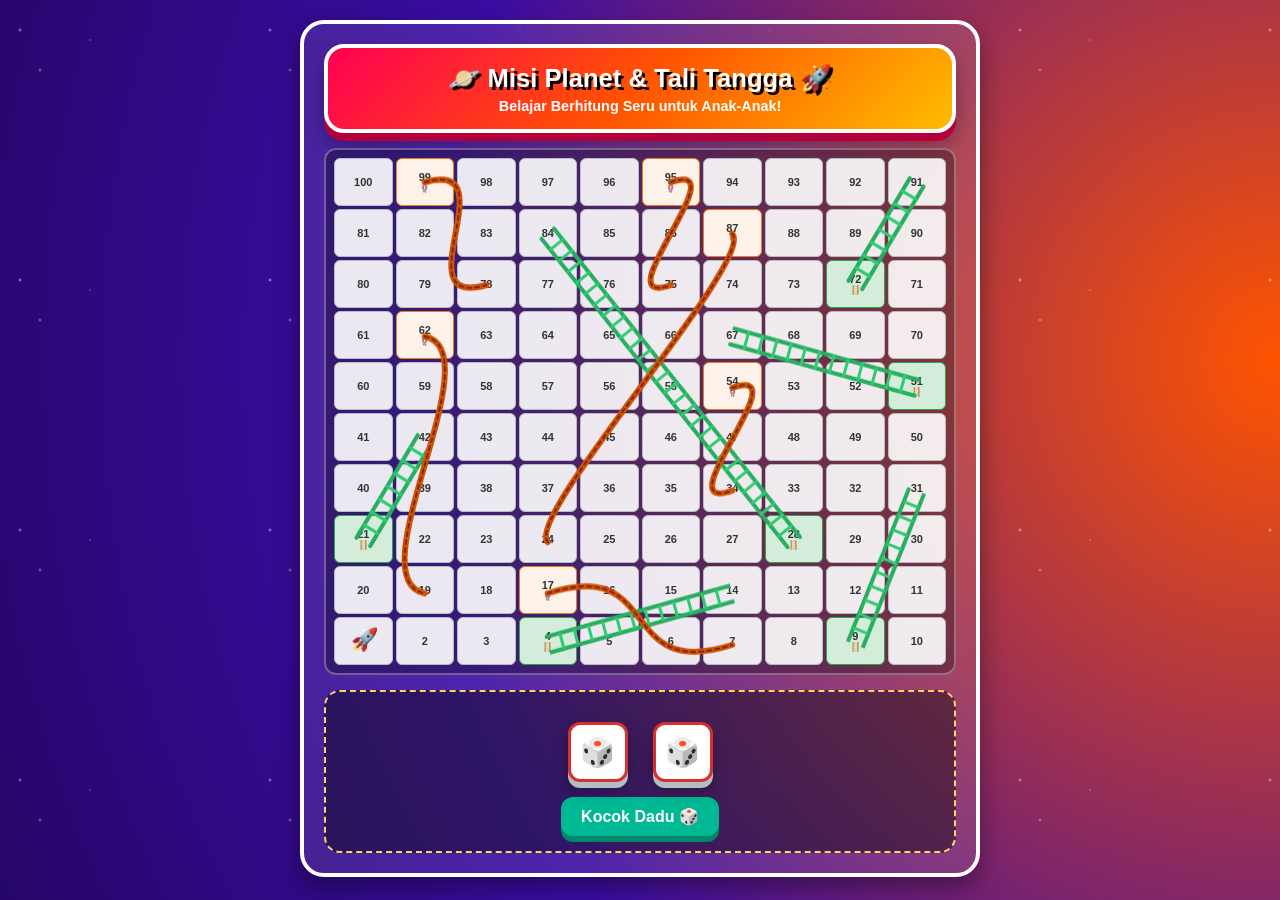
<file: game3.html>
<!DOCTYPE html>
<html lang="id">
<head>
    <meta charset="UTF-8">
    <meta name="viewport" content="width=device-width, initial-scale=1.0">
    <title>Ular Tangga Matematika 100 Kotak</title>
    <style>
        * {
            box-sizing: border-box;
            margin: 0;
            padding: 0;
            -webkit-user-select: none;
            user-select: none;
            -webkit-touch-callout: none;
        }

        body {
            background: radial-gradient(circle at 50% 20%, #ff5400 0%, #3a0ca3 45%, #10002b 100%);
            background-size: 200% 200%;
            animation: galaxyShift 15s ease infinite alternate;
            font-family: 'Comic Sans MS', 'Bubblegum Sans', 'Poppins', sans-serif;
            color: #fff;
            display: flex;
            flex-direction: column;
            min-height: 100vh;
            padding: 20px;
            position: relative;
            overflow-x: hidden;
            align-items: center;
        }

        @keyframes galaxyShift {
            0% { background-position: 0% 50%; }
            100% { background-position: 100% 50%; }
        }

        body::before {
            content: '';
            position: fixed;
            top: 0;
            left: 0;
            width: 100%;
            height: 100%;
            background-image: 
                radial-gradient(2px 2px at 20px 30px, #ffffff, rgba(0,0,0,0)),
                radial-gradient(2px 2px at 40px 70px, #ffd166, rgba(0,0,0,0)),
                radial-gradient(1px 1px at 90px 40px, #ffffff, rgba(0,0,0,0));
            background-repeat: repeat;
            background-size: 250px 250px;
            opacity: 0.6;
            animation: twinkleStars 4s infinite linear;
            z-index: -1;
            pointer-events: none;
        }

        @keyframes twinkleStars {
            0% { transform: translateY(0); opacity: 0.4; }
            50% { opacity: 0.8; }
            100% { transform: translateY(-50px); opacity: 0.4; }
        }

        .container {
            max-width: 680px;
            width: 100%;
            background: rgba(255, 255, 255, 0.1);
            backdrop-filter: blur(10px);
            padding: 20px;
            border-radius: 24px;
            border: 4px solid #ffffff;
            box-shadow: 0 10px 25px rgba(0,0,0,0.4);
            z-index: 2;
        }

        header {
            text-align: center;
            background: linear-gradient(135deg, #ff0054, #ff5400, #ffbd00);
            color: #fff;
            padding: 15px;
            border-radius: 20px;
            border: 4px solid #ffffff;
            box-shadow: 0 8px 0 #b3003b, 0 12px 20px rgba(0, 0, 0, 0.3);
            margin-bottom: 15px;
        }

        header h1 {
            font-size: 1.6rem;
            text-shadow: 3px 3px 0px #000;
        }

        header .tagline {
            font-size: 0.9rem;
            margin-top: 5px;
            font-weight: bold;
        }

        .board-wrapper {
            position: relative;
            margin: 15px 0;
        }

        .board {
            display: grid;
            grid-template-columns: repeat(10, 1fr);
            gap: 3px;
            background: rgba(0, 0, 0, 0.3);
            padding: 8px;
            border-radius: 12px;
            border: 2px solid rgba(255,255,255,0.3);
        }

        .cell {
            background: rgba(255, 255, 255, 0.9);
            color: #333;
            height: 48px;
            display: flex;
            flex-direction: column;
            align-items: center;
            justify-content: center;
            font-weight: bold;
            font-size: 11px;
            border-radius: 6px;
            position: relative;
            border: 1px solid #b2bec3;
        }
        
        .cell.tangga-start { background: #d4edda; border-color: #28a745; }
        .cell.tali-start { background: #fdf2e9; border-color: #e67e22; }

        canvas#game-canvas {
            position: absolute;
            top: 0;
            left: 0;
            width: 100%;
            height: 100%;
            pointer-events: none;
            z-index: 5;
        }

        .pawn {
            font-size: 22px;
            position: absolute;
            z-index: 10;
            transition: all 0.5s ease;
        }

        .control-panel {
            background: rgba(0, 0, 0, 0.4);
            padding: 15px;
            border-radius: 16px;
            margin-top: 15px;
            border: 2px dashed #ffd166;
            text-align: center;
            position: relative;
        }

        .dice-container {
            display: flex;
            justify-content: center;
            gap: 25px;
            margin: 15px 0;
            perspective: 800px;
        }
        
        .dice {
            width: 60px;
            height: 60px;
            background: white;
            color: #d63031;
            border: 3px solid #d63031;
            border-radius: 12px;
            display: flex;
            align-items: center;
            justify-content: center;
            font-size: 28px;
            font-weight: bold;
            box-shadow: 0 6px 0 #b2bec3, 0 8px 15px rgba(0,0,0,0.3);
            position: relative;
            z-index: 10;
        }
        
        .dice.bouncing {
            animation: bounceAllOver 0.4s infinite alternate ease-in-out;
        }

        @keyframes bounceAllOver {
            0% { transform: translate(0, 0) rotate(0deg) scale(1); }
            25% { transform: translate(-100px, -140px) rotate(180deg) scale(1.2); }
            50% { transform: translate(120px, -80px) rotate(360deg) scale(0.9); }
            100% { transform: translate(80px, -120px) rotate(720deg) scale(1.25); }
        }

        .btn {
            background-color: #00b894;
            color: white;
            border: none;
            padding: 10px 20px;
            font-size: 16px;
            font-weight: bold;
            border-radius: 12px;
            cursor: pointer;
            box-shadow: 0 6px 0 #00876c;
            transition: all 0.1s ease-in-out;
        }
        .btn:hover { background-color: #01a381; }
        .btn:active { transform: translateY(3px); box-shadow: 0 2px 0 #00876c; }

        .planet-drop-area {
            background: rgba(0, 0, 0, 0.5);
            border: 3px dashed #00b894;
            border-radius: 14px;
            min-height: 80px;
            padding: 10px;
            display: flex;
            flex-wrap: wrap;
            gap: 8px;
            align-items: center;
            justify-content: center;
            margin: 8px 0;
        }

        .planet-pool {
            background: rgba(255, 255, 255, 0.15);
            border: 2px solid #ffd166;
            border-radius: 14px;
            padding: 10px;
            display: flex;
            flex-wrap: wrap;
            gap: 10px;
            align-items: center;
            justify-content: center;
            margin-top: 5px;
            min-height: 70px;
        }

        .draggable-planet {
            font-size: 32px;
            cursor: grab;
            touch-action: none;
            user-select: none;
            -webkit-user-drag: element;
            transition: transform 0.1s;
        }
        .draggable-planet:active {
            cursor: grabbing;
            transform: scale(1.2);
        }

        /* CUSTOM MODAL POPUP */
        .modal-overlay {
            position: fixed;
            top: 0;
            left: 0;
            width: 100%;
            height: 100%;
            background: rgba(0, 0, 0, 0.7);
            backdrop-filter: blur(5px);
            display: flex;
            align-items: center;
            justify-content: center;
            z-index: 1000;
            opacity: 0;
            pointer-events: none;
            transition: opacity 0.3s ease;
        }

        .modal-overlay.show {
            opacity: 1;
            pointer-events: auto;
        }

        .modal-box {
            background: linear-gradient(135deg, #2b1055, #757ecb);
            border: 4px solid #ffd166;
            border-radius: 24px;
            padding: 25px;
            width: 90%;
            max-width: 420px;
            text-align: center;
            box-shadow: 0 15px 30px rgba(0,0,0,0.6);
            transform: scale(0.7);
            transition: transform 0.3s cubic-bezier(0.175, 0.885, 0.32, 1.275);
        }

        .modal-overlay.show .modal-box {
            transform: scale(1);
        }

        .modal-title {
            font-size: 1.8rem;
            margin-bottom: 10px;
            text-shadow: 2px 2px 0px #000;
        }

        .modal-text {
            font-size: 0.95rem;
            margin-bottom: 15px;
            color: #f1f2f6;
        }

        .modal-planets-display {
            background: rgba(0, 0, 0, 0.3);
            border-radius: 12px;
            padding: 12px;
            margin: 15px 0;
            display: flex;
            flex-wrap: wrap;
            gap: 6px;
            justify-content: center;
            min-height: 60px;
            align-items: center;
            border: 2px dashed rgba(255,255,255,0.3);
        }

        .modal-planets-display span {
            font-size: 28px;
        }

        .modal-count-badge {
            font-size: 1.2rem;
            color: #ffd166;
            font-weight: bold;
            margin-top: 5px;
            text-shadow: 1px 1px 0 #000;
        }

        footer {
            text-align: center;
            color: #ffd166;
            font-size: 0.85rem;
            margin-top: 15px;
            text-shadow: 1px 1px 0px #000;
        }
    </style>
</head>
<body>

    <div class="container">
        <header>
            <h1>🪐 Misi Planet & Tali Tangga 🚀</h1>
            <p class="tagline">Belajar Berhitung Seru untuk Anak-Anak!</p>
        </header>

        <div class="board-wrapper">
            <div class="board" id="game-board"></div>
            <canvas id="game-canvas"></canvas>
            <div id="pawn-element" class="pawn" style="display: none;">🚀</div>
        </div>

        <div class="control-panel">
            <div id="area-dadu">
                <div class="dice-container">
                    <div id="dadu1" class="dice">🎲</div>
                    <div id="dadu2" class="dice">🎲</div>
                </div>
                <button class="btn" id="btn-kocok" onclick="mulaiKocokDadu()">Kocok Dadu 🎲</button>
            </div>

            <div id="area-soal" style="display: none; margin-top: 5px;">
                <p id="teks-soal" style="font-size: 16px; font-weight: bold; color: #ffd166; margin-bottom: 5px; text-shadow: 1px 1px 0 #000;"></p>
                <p id="instruksi-soal" style="font-size: 12px; color: #dfe6e9;"></p>
                
                <div id="kotak-jawaban" class="planet-drop-area" ondragover="allowDrop(event)" ondrop="dropKeJawaban(event)"></div>

                <p style="font-size: 12px; color: #ffd166; margin-top: 5px; font-weight: bold;">Kotak Cadangan Planet:</p>
                <div id="kotak-sumber" class="planet-pool" ondragover="allowDrop(event)" ondrop="dropKeSumber(event)"></div>

                <br>
                <button class="btn" onclick="cekJawabanPlanet()" style="margin-top: 5px;">Selesai & Jalankan Roket! 🚀</button>
            </div>
        </div>
    </div>

    <!-- CUSTOM MODAL POPUP -->
    <div id="custom-modal" class="modal-overlay">
        <div class="modal-box">
            <h2 id="modal-title" class="modal-title">HASIL</h2>
            <p id="modal-desc" class="modal-text">Pesan hasil di sini...</p>
            
            <div class="modal-planets-display" id="modal-planets-container"></div>
            <div id="modal-badge" class="modal-count-badge">Total: 0 Planet</div>

            <br>
            <button class="btn" id="modal-btn-action" onclick="tutupModalDanLanjutkan()">Lanjutkan Perjalanan 🚀</button>
        </div>
    </div>

   

    <script>
        let posisiPion = 1;
        const totalKotak = 100;
        let angka1 = 0;
        let angka2 = 0;
        let operator = "+";
        let kunciJawaban = 0;
        let callbackSetelahModal = null;

        const jalurGame = {
            4: 14, 9: 31, 21: 42, 28: 84, 51: 67, 72: 91,
            17: 7, 54: 34, 62: 19, 87: 24, 95: 75, 99: 78
        };

        document.addEventListener('contextmenu', event => event.preventDefault());

        function buatPapan() {
            const board = document.getElementById("game-board");
            board.innerHTML = "";
            
            for (let row = 9; row >= 0; row--) {
                let rowCells = [];
                for (let col = 0; col < 10; col++) {
                    let cellNum = (row % 2 === 0) ? (row * 10) + col + 1 : (row * 10) + (10 - col);
                    rowCells.push(cellNum);
                }

                rowCells.forEach(i => {
                    const cell = document.createElement("div");
                    cell.classList.add("cell");
                    cell.id = `cell-${i}`;
                    
                    let labelInfo = i;
                    if (jalurGame[i]) {
                        if (jalurGame[i] > i) {
                            cell.classList.add("tangga-start");
                            labelInfo += `<span style="font-size:9px; color:#28a745; font-weight:bold;">🪜</span>`;
                        } else {
                            cell.classList.add("tali-start");
                            labelInfo += `<span style="font-size:9px; color:#e67e22; font-weight:bold;">🪢</span>`;
                        }
                    }
                    cell.innerHTML = labelInfo;
                    board.appendChild(cell);
                });
            }

            setTimeout(() => {
                gambarTaliDanTanggaCanvas();
                posisikanPionAbsolute(posisiPion);
            }, 50);
        }

        function posisikanPionAbsolute(pos) {
            const cell = document.getElementById(`cell-${pos}`);
            const pawn = document.getElementById("pawn-element");
            if (cell && pawn) {
                const cRect = cell.getBoundingClientRect();
                const wRect = document.querySelector(".board-wrapper").getBoundingClientRect();
                
                pawn.style.display = "block";
                pawn.style.left = (cRect.left + cRect.width / 2 - wRect.left - 12) + "px";
                pawn.style.top = (cRect.top + cRect.height / 2 - wRect.top - 14) + "px";
            }
        }

        // Render Tangga Realistis & Tali Tali di Canvas
        function gambarTaliDanTanggaCanvas() {
            const canvas = document.getElementById("game-canvas");
            const board = document.getElementById("game-board");
            const wrapper = document.querySelector(".board-wrapper");

            canvas.width = wrapper.clientWidth;
            canvas.height = board.clientHeight;
            const ctx = canvas.getContext("2d");
            ctx.clearRect(0, 0, canvas.width, canvas.height);

            for (let start in jalurGame) {
                let end = jalurGame[start];
                let startEl = document.getElementById(`cell-${start}`);
                let endEl = document.getElementById(`cell-${end}`);

                if (startEl && endEl) {
                    let r1 = startEl.getBoundingClientRect();
                    let r2 = endEl.getBoundingClientRect();
                    let wRect = wrapper.getBoundingClientRect();

                    let x1 = r1.left + r1.width / 2 - wRect.left;
                    let y1 = r1.top + r1.height / 2 - wRect.top;
                    let x2 = r2.left + r2.width / 2 - wRect.left;
                    let y2 = r2.top + r2.height / 2 - wRect.top;

                    let isLadder = end > start;

                    if (!isLadder) {
                        // Gambar Tali / Ular Melengkung
                        let cp1x = x1 + (x2 - x1) * 0.25 + 70;
                        let cp1y = y1 + (y2 - y1) * 0.25 - 50;
                        let cp2x = x1 + (x2 - x1) * 0.75 - 70;
                        let cp2y = y1 + (y2 - y1) * 0.75 + 50;

                        ctx.beginPath();
                        ctx.moveTo(x1, y1);
                        ctx.bezierCurveTo(cp1x, cp1y, cp2x, cp2y, x2, y2);
                        ctx.strokeStyle = "#d35400";
                        ctx.lineWidth = 6;
                        ctx.lineCap = "round";
                        ctx.stroke();

                        ctx.beginPath();
                        ctx.moveTo(x1, y1);
                        ctx.bezierCurveTo(cp1x, cp1y, cp2x, cp2y, x2, y2);
                        ctx.strokeStyle = "#78281f";
                        ctx.lineWidth = 2;
                        ctx.setLineDash([4, 4]);
                        ctx.stroke();
                        ctx.setLineDash([]);
                    } else {
                        // Gambar Tangga Realistis (Dua Tiang + Anak Tangga Melintang)
                        let angle = Math.atan2(y2 - y1, x2 - x1);
                        let perpX = Math.cos(angle + Math.PI / 2) * 8;
                        let perpY = Math.sin(angle + Math.PI / 2) * 8;

                        // Tiang Kiri Tangga
                        ctx.strokeStyle = "#27ae60";
                        ctx.lineWidth = 4;
                        ctx.beginPath();
                        ctx.moveTo(x1 + perpX, y1 + perpY);
                        ctx.lineTo(x2 + perpX, y2 + perpY);
                        ctx.stroke();

                        // Tiang Kanan Tangga
                        ctx.beginPath();
                        ctx.moveTo(x1 - perpX, y1 - perpY);
                        ctx.lineTo(x2 - perpX, y2 - perpY);
                        ctx.stroke();

                        // Anak Tangga Melintang di Antara Kedua Tiang
                        let stepsCount = Math.floor(Math.hypot(x2 - x1, y2 - y1) / 14);
                        for (let s = 1; s < stepsCount; s++) {
                            let t = s / stepsCount;
                            let curX = x1 + (x2 - x1) * t;
                            let curY = y1 + (y2 - y1) * t;

                            ctx.beginPath();
                            ctx.moveTo(curX + perpX, curY + perpY);
                            ctx.lineTo(curX - perpX, curY - perpY);
                            ctx.strokeStyle = "#2ecc71";
                            ctx.lineWidth = 3;
                            ctx.stroke();
                        }
                    }
                }
            }
        }

        function mulaiKocokDadu() {
            const btnKocok = document.getElementById("btn-kocok");
            btnKocok.disabled = true;
            btnKocok.innerText = "Dadu Melesat... 🎲";

            const elDadu1 = document.getElementById("dadu1");
            const elDadu2 = document.getElementById("dadu2");
            
            elDadu1.innerText = "🎲";
            elDadu2.innerText = "🎲";
            elDadu1.classList.add("bouncing");
            elDadu2.classList.add("bouncing");

            setTimeout(() => {
                elDadu1.classList.remove("bouncing");
                elDadu2.classList.remove("bouncing");
                selesaiKocokDadu();
            }, 1800);
        }

        function selesaiKocokDadu() {
            angka1 = Math.floor(Math.random() * 9) + 1;
            angka2 = Math.floor(Math.random() * 9) + 1;

            const operatorList = ["+", "-"];
            operator = operatorList[Math.floor(Math.random() * operatorList.length)];

            if (operator === "-" && angka1 < angka2) {
                let temp = angka1;
                angka1 = angka2;
                angka2 = temp;
            }

            kunciJawaban = (operator === "+") ? (angka1 + angka2) : (angka1 - angka2);

            document.getElementById("dadu1").innerText = angka1;
            document.getElementById("dadu2").innerText = angka2;

            const btnKocok = document.getElementById("btn-kocok");
            btnKocok.disabled = false;
            btnKocok.innerText = "Kocok Dadu 🎲";

            document.getElementById("teks-soal").innerText = `Misi Planet: ${angka1} ${operator} ${angka2} = ?`;
            
            if (operator === "+") {
                document.getElementById("instruksi-soal").innerText = "Seret planet dari bawah ke kotak jawaban untuk menjumlahkan!";
            } else {
                document.getElementById("instruksi-soal").innerText = "Seret planet keluar dari kotak jawaban untuk mengurangi!";
            }

            setupAreaPlanetDrag();

            document.getElementById("area-dadu").style.display = "none";
            document.getElementById("area-soal").style.display = "block";
        }

        function setupAreaPlanetDrag() {
            const kotakJawab = document.getElementById("kotak-jawaban");
            const kotakSumber = document.getElementById("kotak-sumber");
            
            kotakJawab.innerHTML = "";
            kotakSumber.innerHTML = "";

            for (let i = 0; i < angka1; i++) {
                tambahPlanetKeElemen(kotakJawab, "planet-jawab-" + i);
            }

            for (let i = 0; i < 9; i++) {
                tambahPlanetKeElemen(kotakSumber, "planet-sumber-" + i);
            }
        }

        function tambahPlanetKeElemen(targetContainer, idUnik) {
            let p = document.createElement("div");
            p.className = "draggable-planet";
            p.innerText = "🪐";
            p.draggable = true;
            p.id = idUnik;
            
            p.addEventListener('touchstart', function(e) {
                e.stopPropagation();
            }, {passive: true});

            p.ondragstart = function(event) {
                event.dataTransfer.setData("text", event.target.id);
            };
            targetContainer.appendChild(p);
        }

        function allowDrop(ev) { ev.preventDefault(); }
        
        function dropKeJawaban(ev) {
            ev.preventDefault();
            let dataId = ev.dataTransfer.getData("text");
            let el = document.getElementById(dataId);
            if (el) document.getElementById("kotak-jawaban").appendChild(el);
        }

        function dropKeSumber(ev) {
            ev.preventDefault();
            let dataId = ev.dataTransfer.getData("text");
            let el = document.getElementById(dataId);
            if (el) document.getElementById("kotak-sumber").appendChild(el);
        }

        function cekJawabanPlanet() {
            const kotakJawab = document.getElementById("kotak-jawaban");
            const jumlahPlanetDiKotak = kotakJawab.children.length;
            
            const modalPlanetsContainer = document.getElementById("modal-planets-container");
            modalPlanetsContainer.innerHTML = "";
            for (let i = 0; i < jumlahPlanetDiKotak; i++) {
                let planetSpan = document.createElement("span");
                planetSpan.innerText = "🪐";
                modalPlanetsContainer.appendChild(planetSpan);
            }

            document.getElementById("modal-badge").innerText = `Total di Kotak: ${jumlahPlanetDiKotak} Planet`;
            document.getElementById("area-soal").style.display = "none";

            let targetPosisi = posisiPion;
            let jawabanBenar = (jumlahPlanetDiKotak === kunciJawaban);

            if (jawabanBenar) {
                document.getElementById("modal-title").innerText = "BENAR! 🎉";
                document.getElementById("modal-title").style.color = "#2ed573";
                document.getElementById("modal-desc").innerText = `Hebat sekali! Jawaban ${kunciJawaban} pas. Roket meluncur maju!`;
                
                targetPosisi = posisiPion + kunciJawaban;
                if (targetPosisi >= totalKotak) {
                    targetPosisi = totalKotak;
                }

                callbackSetelahModal = function() {
                    gerakkanPionKotakKeKotak(posisiPion, targetPosisi, function() {
                        posisiPion = targetPosisi;
                        if (posisiPion === totalKotak) {
                            tampilkanPopupMenang();
                        } else {
                            cekTanggaAtauTali(true);
                        }
                    });
                };
            } else {
                document.getElementById("modal-title").innerText = "BELUM PAS! 📉";
                document.getElementById("modal-title").style.color = "#ff4757";
                document.getElementById("modal-desc").innerText = `Ups, jumlah planet (${jumlahPlanetDiKotak}) belum pas. Pion mundur!`;
                
                targetPosisi = posisiPion - jumlahPlanetDiKotak;
                if (targetPosisi < 1) targetPosisi = 1;

                callbackSetelahModal = function() {
                    gerakkanPionKotakKeKotak(posisiPion, targetPosisi, function() {
                        posisiPion = targetPosisi;
                        cekTanggaAtauTali(false);
                    });
                };
            }

            document.getElementById("custom-modal").classList.add("show");
        }

        // Pop-up Spesial Kemenangan di Kotak 100
        function tampilkanPopupMenang() {
            setTimeout(() => {
                const modalPlanetsContainer = document.getElementById("modal-planets-container");
                modalPlanetsContainer.innerHTML = "🏆🚀✨";
                
                document.getElementById("modal-title").innerText = "SELAMAT! 🏆";
                document.getElementById("modal-title").style.color = "#ffd166";
                document.getElementById("modal-desc").innerText = "Kamu berhasil mencapai garis finis di kotak 100 dan menyelesaikan misi kosmik!";
                document.getElementById("modal-badge").innerText = "Misi Selesai!";
                
                callbackSetelahModal = function() {
                    posisiPion = 1;
                    buatPapan();
                    resetDaduKeSemula();
                };

                document.getElementById("custom-modal").classList.add("show");
            }, 300);
        }

        function cekTanggaAtauTali(apakahBenar) {
            if (jalurGame[posisiPion]) {
                let tujuanBaru = jalurGame[posisiPion];
                let isLadder = tujuanBaru > posisiPion;

                if (!apakahBenar && isLadder) {
                    resetDaduKeSemula();
                    return;
                }

                setTimeout(() => {
                    const modalPlanetsContainer = document.getElementById("modal-planets-container");
                    modalPlanetsContainer.innerHTML = isLadder ? "🪜✨" : "🪢🎢";
                    
                    if (isLadder) {
                        document.getElementById("modal-title").innerText = "NAIK TANGGA! 🪜";
                        document.getElementById("modal-title").style.color = "#2ed573";
                        document.getElementById("modal-desc").innerText = `Hore! Roket memanjat tangga menuju kotak ${tujuanBaru}!`;
                        document.getElementById("modal-badge").innerText = `Menuju Kotak ${tujuanBaru}`;
                    } else {
                        document.getElementById("modal-title").innerText = "MELUNCUR TALI! 🪢";
                        document.getElementById("modal-title").style.color = "#e67e22";
                        document.getElementById("modal-desc").innerText = `Waduh! Roket meluncur turun lewat tali ke kotak ${tujuanBaru}!`;
                        document.getElementById("modal-badge").innerText = `Turun ke Kotak ${tujuanBaru}`;
                    }

                    callbackSetelahModal = function() {
                        gerakkanPionMeluncurSpesial(posisiPion, tujuanBaru, function() {
                            posisiPion = tujuanBaru;
                            if (posisiPion === totalKotak) {
                                tampilkanPopupMenang();
                            } else {
                                resetDaduKeSemula();
                            }
                        });
                    };

                    document.getElementById("custom-modal").classList.add("show");
                }, 400);
            } else {
                resetDaduKeSemula();
            }
        }

        function tutupModalDanLanjutkan() {
            document.getElementById("custom-modal").classList.remove("show");
            if (callbackSetelahModal) {
                callbackSetelahModal();
                callbackSetelahModal = null;
            }
        }

        function gerakkanPionKotakKeKotak(dari, ke, callback) {
            let langkah = dari < ke ? 1 : -1;
            let current = dari;

            let interval = setInterval(() => {
                if (current !== ke) {
                    current += langkah;
                    posisikanPionAbsolute(current);
                } else {
                    clearInterval(interval);
                    if (callback) callback();
                }
            }, 1000);
        }

        function gerakkanPionMeluncurSpesial(dari, ke, callback) {
            const startEl = document.getElementById(`cell-${dari}`);
            const endEl = document.getElementById(`cell-${ke}`);
            const pawn = document.getElementById("pawn-element");
            const wRect = document.querySelector(".board-wrapper").getBoundingClientRect();

            if (startEl && endEl && pawn) {
                let r1 = startEl.getBoundingClientRect();
                let r2 = endEl.getBoundingClientRect();

                let startX = r1.left + r1.width / 2 - wRect.left - 12;
                let startY = r1.top + r1.height / 2 - wRect.top - 14;
                let endX = r2.left + r2.width / 2 - wRect.left - 12;
                let endY = r2.top + r2.height / 2 - wRect.top - 14;

                let steps = 50;
                let currentStep = 0;

                let glideInterval = setInterval(() => {
                    currentStep++;
                    let t = currentStep / steps;
                    let curX = startX + (endX - startX) * t;
                    let curY = startY + (endY - startY) * t;

                    pawn.style.left = curX + "px";
                    pawn.style.top = curY + "px";

                    if (currentStep >= steps) {
                        clearInterval(glideInterval);
                        posisikanPionAbsolute(ke);
                        if (callback) callback();
                    }
                }, 30);
            } else {
                if (callback) callback();
            }
        }

        function resetDaduKeSemula() {
            if (posisiPion >= totalKotak) {
                posisiPion = 1;
                posisikanPionAbsolute(posisiPion);
            }
            document.getElementById("dadu1").innerText = "🎲";
            document.getElementById("dadu2").innerText = "🎲";
            document.getElementById("area-dadu").style.display = "block";
            document.getElementById("area-soal").style.display = "none";
        }

        window.onload = buatPapan;
    </script>
</body>
</html>
</file>
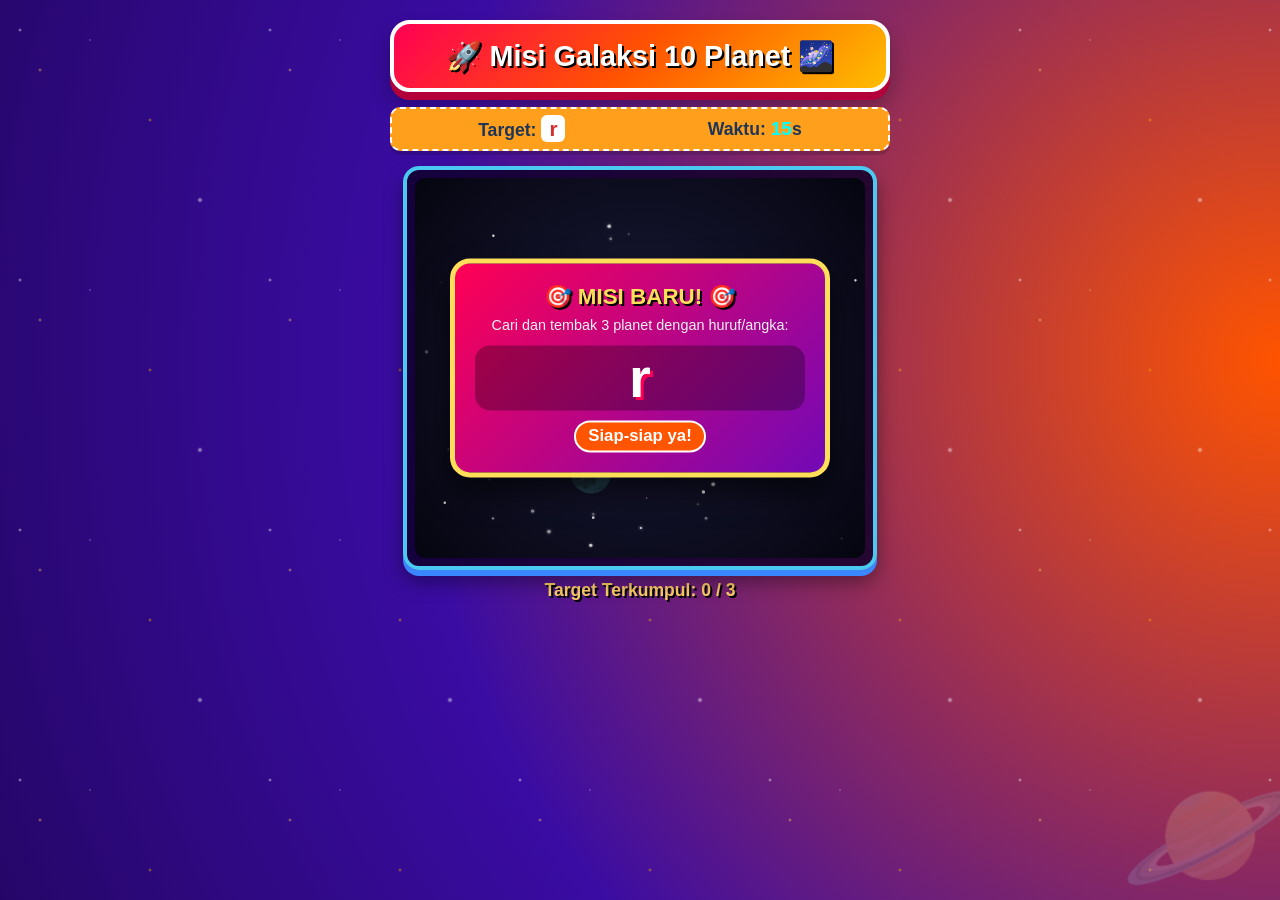
<file: game4.html>
<!DOCTYPE html>
<html lang="id">
<head>
    <meta charset="UTF-8">
    <meta name="viewport" content="width=device-width, initial-scale=1.0">
    <title>Misi Galaksi: Tantangan Timer & Target! 🚀</title>
    <style>
        /* ==========================================
           TEMA ANGKASA: ORANYE MATAHARI & UNGU GALAKSI
           ========================================== */
        * {
            box-sizing: border-box;
            margin: 0;
            padding: 0;
        }

        body {
            background: radial-gradient(circle at 50% 20%, #ff5400 0%, #3a0ca3 45%, #10002b 100%);
            background-size: 200% 200%;
            animation: galaxyShift 15s ease infinite alternate;
            font-family: 'Comic Sans MS', 'Bubblegum Sans', 'Poppins', sans-serif;
            color: #fff;
            display: flex;
            flex-direction: column;
            align-items: center;
            min-height: 100vh;
            padding: 20px;
            position: relative;
            overflow-x: hidden;
        }

        @keyframes galaxyShift {
            0% { background-position: 0% 50%; }
            100% { background-position: 100% 50%; }
        }

        body::before {
            content: '';
            position: fixed; top: 0; left: 0; width: 100%; height: 100%;
            background-image: radial-gradient(2px 2px at 20px 30px, #ffffff, rgba(0,0,0,0)),
                              radial-gradient(2px 2px at 40px 70px, #ffd166, rgba(0,0,0,0)),
                              radial-gradient(1px 1px at 90px 40px, #ffffff, rgba(0,0,0,0)),
                              radial-gradient(2px 2px at 150px 120px, #ffb703, rgba(0,0,0,0)),
                              radial-gradient(3px 3px at 200px 200px, #ffffff, rgba(0,0,0,0));
            background-repeat: repeat; background-size: 250px 250px;
            opacity: 0.6; animation: twinkleStars 4s infinite linear;
            z-index: -1; pointer-events: none;
        }

        body::after {
            content: '🪐'; position: fixed; bottom: -20px; right: -20px;
            font-size: 9rem; opacity: 0.2; z-index: -1;
            animation: floatPlanet 8s ease-in-out infinite alternate;
            pointer-events: none;
        }

        header {
            text-align: center;
            background: linear-gradient(135deg, #ff0054, #ff5400, #ffbd00);
            color: #fff; padding: 15px 20px;
            border-radius: 20px; border: 4px solid #ffffff;
            box-shadow: 0 8px 0 #b3003b, 0 12px 20px rgba(0, 0, 0, 0.3);
            margin-bottom: 15px; width: 100%; max-width: 500px;
        }

        header h1 { font-size: 1.8rem; text-shadow: 2px 2px 0px #000; }

        .info-banner {
            background-color: #ff9f1c; color: #1d3557; padding: 8px 15px;
            border-radius: 10px; border: 2px dashed #fff; text-align: center;
            font-size: 1.1rem; font-weight: bold; margin-bottom: 15px;
            box-shadow: 0 4px 0 rgba(0,0,0,0.15); width: 100%; max-width: 500px;
            display: flex;
            justify-content: space-around;
            align-items: center;
        }

        .game-board-container {
            background: rgba(16, 0, 43, 0.85); border: 4px solid #4cc9f0;
            border-radius: 16px; padding: 8px;
            box-shadow: 0 6px 0 #3a86ff, 0 12px 20px rgba(0,0,0,0.4);
            margin-bottom: 10px; cursor: none;
            position: relative;
        }

        canvas { display: block; background: radial-gradient(circle at center, #1b1b3a 0%, #050510 100%); border-radius: 10px; max-width: 100%; }

        .score-board { font-size: 1.1rem; font-weight: bold; color: #ffd166; text-shadow: 2px 2px 0px #000; margin-bottom: 15px; }

        /* KOTAK POPUP UMUM (AWAL MISI, PERAYAAN, & KEGAGALAN) */
        .modal-popup {
            position: absolute;
            top: 50%;
            left: 50%;
            transform: translate(-50%, -50%) scale(0);
            background: linear-gradient(135deg, #ff0054, #7209b7);
            border: 5px solid #ffde59;
            border-radius: 20px;
            padding: 20px;
            text-align: center;
            width: 85%;
            max-width: 380px;
            box-shadow: 0 15px 30px rgba(0,0,0,0.6);
            z-index: 100;
            transition: transform 0.3s cubic-bezier(0.175, 0.885, 0.32, 1.275);
            display: none;
        }

        .modal-popup.show {
            display: block;
            transform: translate(-50%, -50%) scale(1);
        }

        .modal-popup h2 {
            font-size: 1.4rem;
            color: #ffde59;
            margin-bottom: 5px;
            text-shadow: 2px 2px 0 #000;
        }

        .popup-letter {
            font-size: 3.5rem;
            font-weight: bold;
            color: #fff;
            background: rgba(0,0,0,0.3);
            border-radius: 15px;
            margin: 10px 0;
            text-shadow: 3px 3px 0 #ff0054;
        }

        .modal-popup p {
            font-size: 0.9rem;
            line-height: 1.4;
            margin-bottom: 10px;
            color: #f1f1f1;
        }

        .badge-info {
            font-size: 1.05rem;
            background: #ff5400;
            padding: 4px 12px;
            border-radius: 20px;
            display: inline-block;
            font-weight: bold;
            border: 2px solid #fff;
        }
    </style>
</head>
<body>

    <header>
        <h1>🚀 Misi Galaksi 10 Planet 🌌</h1>
    </header>

    <div class="info-banner">
        <span>Target: <span id="targetLabel" style="color: #d32f2f; font-size: 1.3rem; font-weight: bold; background: #fff; padding: 2px 8px; border-radius: 6px;">?</span></span>
        <span>Waktu: <span id="gameTimer" style="color: #00ffff; font-size: 1.2rem; font-weight: bold;">15</span>s</span>
    </div>
    
    <div class="game-board-container">
        <canvas id="spaceCanvas" width="450" height="380"></canvas>

        <!-- 1. POPUP AWAL MISI -->
        <div id="popupMulai" class="modal-popup">
            <h2>🎯 MISI BARU! 🎯</h2>
            <p>Cari dan tembak 3 planet dengan huruf/angka:</p>
            <div id="mulaiKarakter" class="popup-letter">A</div>
            <div class="badge-info">Siap-siap ya!</div>
        </div>

        <!-- 2. POPUP PERAYAAN (10 DETIK) -->
        <div id="popupPerayaan" class="modal-popup">
            <h2>🎉 KEREN BANGET! 🎉</h2>
            <div id="perayaanKarakter" class="popup-letter">A</div>
            <p>Yuk teriakkan <b>5 kali</b>,<br>lalu teriak <b>HOREEE!</b> bersama!</p>
            <div class="badge-info">Waktu: <span id="timerPerayaan">10</span>s</div>
        </div>

        <!-- 3. POPUP KEGAGALAN (WAKTU HABIS) -->
        <div id="popupGagal" class="modal-popup" style="background: linear-gradient(135deg, #d90429, #370617);">
            <h2>⏳ WAKTU HABIS! ⏳</h2>
            <p>Belum sempat terkumpul semua.<br>Yuk kita coba lagi misi ini!</p>
            <div class="badge-info">Mengulang Misi...</div>
        </div>
    </div>
    
    <div class="score-board">Target Terkumpul: <span id="score">0</span> / 3</div>

    <script>
        const canvas = document.getElementById("spaceCanvas");
        const ctx = canvas.getContext("2d");

        // --- 1. WEB AUDIO API ---
        let audioCtx = null;
        function inisialisasiAudio() {
            if (!audioCtx) { audioCtx = new (window.AudioContext || window.webkitAudioContext)(); }
        }

        function mainkanSuaraLaser() {
            inisialisasiAudio();
            if (!audioCtx) return;
            let osc = audioCtx.createOscillator();
            let gainNode = audioCtx.createGain();
            osc.type = 'sawtooth';
            osc.frequency.setValueAtTime(800, audioCtx.currentTime);
            osc.frequency.exponentialRampToValueAtTime(100, audioCtx.currentTime + 0.15);
            gainNode.gain.setValueAtTime(0.3, audioCtx.currentTime);
            gainNode.gain.exponentialRampToValueAtTime(0.01, audioCtx.currentTime + 0.15);
            osc.connect(gainNode); gainNode.connect(audioCtx.destination);
            osc.start(); osc.stop(audioCtx.currentTime + 0.15);
        }

        function mainkanSuaraLedakan() {
            inisialisasiAudio();
            if (!audioCtx) return;
            let bufferSize = audioCtx.sampleRate * 0.4;
            let buffer = audioCtx.createBuffer(1, bufferSize, audioCtx.sampleRate);
            let output = buffer.getChannelData(0);
            for (let i = 0; i < bufferSize; i++) { output[i] = Math.random() * 2 - 1; }
            let whiteNoise = audioCtx.createBufferSource();
            whiteNoise.buffer = buffer;
            let filter = audioCtx.createBiquadFilter();
            filter.type = 'lowpass';
            filter.frequency.setValueAtTime(800, audioCtx.currentTime);
            filter.frequency.exponentialRampToValueAtTime(50, audioCtx.currentTime + 0.4);
            let gainNode = audioCtx.createGain();
            gainNode.gain.setValueAtTime(0.5, audioCtx.currentTime);
            gainNode.gain.exponentialRampToValueAtTime(0.01, audioCtx.currentTime + 0.4);
            whiteNoise.connect(filter); filter.connect(gainNode); gainNode.connect(audioCtx.destination);
            whiteNoise.start(); whiteNoise.stop(audioCtx.currentTime + 0.4);
        }

        // --- 2. VARIABEL & BANK SOAL ---
        const bankSoalMaster = "ABCDEFGHIJKLMNOPQRSTUVWXYZabcdefghijklmnopqrstuvwxyz0123456789".split("");
        let sisaSoal = [];

        let targetSaatIni = "";
        let skorPutaran = 0;
        const targetTotalPerPutaran = 3;
        let statusGame = "PAUSE"; // "PAUSE", "MAIN", "PERAYAAN", "HUJAN_BINTANG", "GAGAL"
        
        let sisaWaktuGame = 15;
        let intervalGameTimer = null;

        let laserList = [];
        let partikelList = [];
        let bintangJatuhList = [];
        const daftarEmoji = ["🌍", "🌕", "🪐", "☀️", "☄️", "⭐", "🌑"];
        let objekAngkasa = [];

        let mouseX = -100;
        let mouseY = -100;

        function kocokArray(array) {
            for (let i = array.length - 1; i > 0; i--) {
                let j = Math.floor(Math.random() * (i + 1));
                [array[i], array[j]] = [array[j], array[i]];
            }
            return array;
        }

        function ambilKarakterUnik() {
            if (sisaSoal.length === 0) {
                sisaSoal = [...bankSoalMaster];
                kocokArray(sisaSoal);
            }
            return sisaSoal.shift();
        }

        function buatLedakan(x, y, warnaDasar) {
            mainkanSuaraLedakan();
            const jumlahPartikel = 18;
            const warnaList = [warnaDasar, '#ffffff', '#f44336', '#03a9f4'];
            for (let i = 0; i < jumlahPartikel; i++) {
                partikelList.push({
                    x: x, y: y,
                    radius: Math.random() * 3.5 + 2,
                    kecepatanX: (Math.random() - 0.5) * 5,
                    kecepatanY: (Math.random() - 0.5) * 5,
                    warna: warnaList[Math.floor(Math.random() * warnaList.length)],
                    hidup: 45, alfa: 1.0
                });
            }
        }

        // --- 3. ALUR LEVEL & POPUP AWAL MISI ---
        function inisialisasiLevel(ulangiTarget = false) {
            objekAngkasa = [];
            skorPutaran = 0;
            laserList = [];
            partikelList = [];
            bintangJatuhList = [];
            
            if (!ulangiTarget) {
                targetSaatIni = ambilKarakterUnik(); // Ambil soal baru kalau bukan karena gagal
            }

            document.getElementById("targetLabel").innerText = targetSaatIni;
            document.getElementById("score").innerText = skorPutaran;

            // Munculkan Popup Awal Misi Selama 2.5 Detik
            document.getElementById("mulaiKarakter").innerText = targetSaatIni;
            const modalMulai = document.getElementById("popupMulai");
            modalMulai.classList.add("show");
            statusGame = "PAUSE";

            // Buat 10 Planet
            let indeksTarget = [];
            while(indeksTarget.length < 3) {
                let randIdx = Math.floor(Math.random() * 10);
                if(!indeksTarget.includes(randIdx)) { indeksTarget.push(randIdx); }
            }

            for (let i = 0; i < 10; i++) {
                let isTarget = indeksTarget.includes(i);
                objekAngkasa.push({
                    x: Math.random() * (canvas.width - 100) + 50,
                    y: Math.random() * (canvas.height - 100) + 50,
                    kecepatanX: (Math.random() - 0.5) * 1.5,
                    kecepatanY: (Math.random() - 0.5) * 1.5,
                    ukuranEmoji: Math.random() * 12 + 28,
                    emoji: daftarEmoji[Math.floor(Math.random() * daftarEmoji.length)],
                    sudutRotasi: Math.random() * Math.PI * 2,
                    kecepatanRotasi: (Math.random() - 0.5) * 0.04,
                    karakter: isTarget ? targetSaatIni : null,
                    adalahTarget: isTarget,
                    warnaLedakan: isTarget ? "#ffc107" : "#9e9e9e",
                    warnaKarakter: "#ffff00",
                    ditemukan: false
                });
            }

            // Setelah 2.5 detik, tutup pop-up awal dan mulai game + timer 15 detik
            setTimeout(() => {
                modalMulai.classList.remove("show");
                statusGame = "MAIN";
                mulaiTimerMisi();
            }, 2500);
        }

        // --- TIMER 15 DETIK PER MISI ---
        function mulaiTimerMisi() {
            sisaWaktuGame = 15;
            document.getElementById("gameTimer").innerText = sisaWaktuGame;
            clearInterval(intervalGameTimer);

            intervalGameTimer = setInterval(() => {
                if (statusGame === "MAIN") {
                    sisaWaktuGame--;
                    document.getElementById("gameTimer").innerText = sisaWaktuGame;

                    if (sisaWaktuGame <= 0) {
                        clearInterval(intervalGameTimer);
                        triggerKegagalan(); // Waktu habis!
                    }
                }
            }, 1000);
        }

        // --- TRIGGER KETIKA WAKTU HABIS ---
        function triggerKegagalan() {
            statusGame = "GAGAL";
            const modalGagal = document.getElementById("popupGagal");
            modalGagal.classList.add("show");

            setTimeout(() => {
                modalGagal.classList.remove("show");
                inisialisasiLevel(true); // Ulangi misi dengan target huruf yang sama
            }, 2500);
        }

        // --- SESI PERAYAAN (10 DETIK) ---
        function mulaiSesiPerayaan() {
            statusGame = "PERAYAAN";
            clearInterval(intervalGameTimer); // Hentikan timer game

            document.getElementById("perayaanKarakter").innerText = targetSaatIni;
            const modalPerayaan = document.getElementById("popupPerayaan");
            const timerPerayaanSpan = document.getElementById("timerPerayaan");
            modalPerayaan.classList.add("show");

            let sisaWaktu = 10;
            timerPerayaanSpan.innerText = sisaWaktu;

            let hitungMundurPerayaan = setInterval(() => {
                sisaWaktu--;
                timerPerayaanSpan.innerText = sisaWaktu;

                if (sisaWaktu <= 0) {
                    clearInterval(hitungMundurPerayaan);
                    modalPerayaan.classList.remove("show");
                    
                    objekAngkasa.forEach(obj => {
                        if (!obj.ditemukan) {
                            obj.ditemukan = true;
                            buatLedakan(obj.x, obj.y, obj.warnaLedakan);
                        }
                    });

                    mulaiHujanBintang();
                }
            }, 1000);
        }

        function mulaiHujanBintang() {
            statusGame = "HUJAN_BINTANG";
            bintangJatuhList = [];

            for (let i = 0; i < 40; i++) {
                bintangJatuhList.push({
                    x: Math.random() * canvas.width,
                    y: Math.random() * -200 - 20,
                    kecepatanY: Math.random() * 3 + 3,
                    radius: Math.random() * 4 + 2,
                    warna: ['#ffde59', '#00ffff', '#ff5400', '#ffffff'][Math.floor(Math.random() * 4)]
                });
            }
        }

        let latarBelakangBintang = [];
        for (let i = 0; i < 50; i++) {
            latarBelakangBintang.push({
                x: Math.random() * canvas.width, y: Math.random() * canvas.height,
                radius: Math.random() * 1.5 + 0.5, blur: Math.random() * 2,
                alpha: Math.random() * 0.5 + 0.2, kecepatan: Math.random() * 0.1 + 0.02
            });
        }

        // --- 4. LOOP ANIMASI UTAMA ---
        function updateDanGambar() {
            ctx.clearRect(0, 0, canvas.width, canvas.height);
            
            latarBelakangBintang.forEach(b => {
                ctx.save(); ctx.shadowBlur = b.blur * 2; ctx.shadowColor = "#ffffff";
                ctx.fillStyle = `rgba(255, 255, 255, ${b.alpha})`;
                ctx.beginPath(); ctx.arc(b.x, b.y, b.radius, 0, Math.PI * 2);
                ctx.fill(); ctx.restore();
                b.y += b.kecepatan; if (b.y > canvas.height) b.y = 0;
            });

            // Gambar Laser
            for (let i = laserList.length - 1; i >= 0; i--) {
                let laser = laserList[i]; ctx.save();
                ctx.strokeStyle = "#00ffff"; ctx.lineWidth = 3;
                ctx.shadowBlur = 12; ctx.shadowColor = "#00ffff";
                ctx.beginPath(); ctx.moveTo(canvas.width / 2, canvas.height);
                ctx.lineTo(laser.targetX, laser.targetY); ctx.stroke();
                ctx.restore(); laser.life--; if (laser.life <= 0) laserList.splice(i, 1);
            }

            if (statusGame === "MAIN") {
                for (let i = 0; i < objekAngkasa.length; i++) {
                    let obj1 = objekAngkasa[i];
                    if (obj1.ditemukan) continue;

                    obj1.x += obj1.kecepatanX;
                    obj1.y += obj1.kecepatanY;
                    obj1.sudutRotasi += obj1.kecepatanRotasi;

                    let radius1 = obj1.ukuranEmoji / 2;
                    if (obj1.x - radius1 < 0) { obj1.x = radius1; obj1.kecepatanX *= -1; }
                    if (obj1.x + radius1 > canvas.width) { obj1.x = canvas.width - radius1; obj1.kecepatanX *= -1; }
                    if (obj1.y - radius1 < 0) { obj1.y = radius1; obj1.kecepatanY *= -1; }
                    if (obj1.y + radius1 > canvas.height) { obj1.y = canvas.height - radius1; obj1.kecepatanY *= -1; }

                    for (let j = i + 1; j < objekAngkasa.length; j++) {
                        let obj2 = objekAngkasa[j];
                        if (obj2.ditemukan) continue;

                        let dx = obj2.x - obj1.x;
                        let dy = obj2.y - obj1.y;
                        let jarak = Math.sqrt(dx * dx + dy * dy);
                        let radius2 = obj2.ukuranEmoji / 2;
                        let jarakMin = radius1 + radius2;

                        if (jarak < jarakMin) {
                            let tempX = obj1.kecepatanX;
                            let tempY = obj1.kecepatanY;
                            obj1.kecepatanX = obj2.kecepatanX;
                            obj1.kecepatanY = obj2.kecepatanY;
                            obj2.kecepatanX = tempX;
                            obj2.kecepatanY = tempY;

                            let overlap = jarakMin - jarak;
                            let angle = Math.atan2(dy, dx);
                            obj1.x -= Math.cos(angle) * overlap * 0.5;
                            obj1.y -= Math.sin(angle) * overlap * 0.5;
                            obj2.x += Math.cos(angle) * overlap * 0.5;
                            obj2.y += Math.sin(angle) * overlap * 0.5;
                        }
                    }
                }
            }

            objekAngkasa.forEach(obj => {
                if (!obj.ditemukan) {
                    ctx.save(); 
                    ctx.translate(obj.x, obj.y); 
                    ctx.rotate(obj.sudutRotasi);

                    ctx.font = `${obj.ukuranEmoji}px serif`;
                    ctx.textAlign = "center"; 
                    ctx.textBaseline = "middle";
                    ctx.fillText(obj.emoji, 0, 0);

                    if (obj.adalahTarget && obj.karakter) {
                        ctx.fillStyle = obj.warnaKarakter;
                        ctx.font = "bold 24px 'Comic Sans MS'";
                        ctx.shadowColor = "#000"; 
                        ctx.shadowBlur = 6;
                        ctx.fillText(obj.karakter, 0, 0); 
                    }
                    
                    ctx.restore();
                }
            });

            if (statusGame === "HUJAN_BINTANG") {
                let semuaSampaiBawah = true;

                bintangJatuhList.forEach(b => {
                    b.y += b.kecepatanY;

                    ctx.save();
                    ctx.shadowBlur = 10;
                    ctx.shadowColor = b.warna;
                    ctx.fillStyle = b.warna;
                    ctx.beginPath();
                    ctx.arc(b.x, b.y, b.radius, 0, Math.PI * 2);
                    ctx.fill();
                    ctx.restore();

                    if (b.y < canvas.height - 10) {
                        semuaSampaiBawah = false;
                    }
                });

                if (semuaSampaiBawah && bintangJatuhList.length > 0) {
                    for (let k = 0; k < 5; k++) {
                        buatLedakan(Math.random() * canvas.width, canvas.height - 20, '#ffde59');
                    }
                    bintangJatuhList = [];
                    
                    setTimeout(() => {
                        inisialisasiLevel();
                    }, 1000);
                }
            }

            for (let i = partikelList.length - 1; i >= 0; i--) {
                let p = partikelList[i]; p.x += p.kecepatanX; p.y += p.kecepatanY;
                p.hidup--; p.alfa = p.hidup / 45;
                if (p.hidup <= 0) partikelList.splice(i, 1); else {
                    ctx.save(); ctx.globalAlpha = p.alfa;
                    ctx.fillStyle = p.warna; ctx.beginPath();
                    ctx.arc(p.x, p.y, p.radius, 0, Math.PI * 2);
                    ctx.fill(); ctx.restore();
                }
            }

            if(mouseX > 0 && mouseX < canvas.width && mouseY > 0 && mouseY < canvas.height) {
                ctx.strokeStyle = "#00ffff"; ctx.lineWidth = 2;
                ctx.beginPath(); ctx.moveTo(mouseX - 15, mouseY); ctx.lineTo(mouseX + 15, mouseY); ctx.stroke();
                ctx.beginPath(); ctx.moveTo(mouseX, mouseY - 15); ctx.lineTo(mouseX, mouseY + 15); ctx.stroke();
                ctx.fillStyle = "#ff0054"; ctx.beginPath(); ctx.arc(mouseX, mouseY, 4, 0, Math.PI * 2); ctx.fill();
            }

            requestAnimationFrame(updateDanGambar);
        }

        // --- 5. INTERAKSI MOUSE & KLIK ---
        canvas.addEventListener("mousemove", function(event) {
            const rect = canvas.getBoundingClientRect();
            mouseX = event.clientX - rect.left;
            mouseY = event.clientY - rect.top;
        });

        canvas.addEventListener("click", function(event) {
            if (statusGame !== "MAIN") return;

            const rect = canvas.getBoundingClientRect();
            const klikX = event.clientX - rect.left; 
            const klikY = event.clientY - rect.top;
            
            mainkanSuaraLaser();
            laserList.push({ targetX: klikX, targetY: klikY, life: 8 });

            objekAngkasa.forEach(obj => {
                if (!obj.ditemukan) {
                    const jarak = Math.sqrt((klikX - obj.x) ** 2 + (klikY - obj.y) ** 2);
                    if (jarak < obj.ukuranEmoji / 2) {
                        obj.ditemukan = true;
                        buatLedakan(obj.x, obj.y, obj.warnaLedakan);
                        
                        if (obj.adalahTarget) {
                            skorPutaran++;
                            document.getElementById("score").innerText = skorPutaran;
                            
                            if (skorPutaran === targetTotalPerPutaran) {
                                clearInterval(intervalGameTimer); // Matikan timer saat misi sukses
                                mulaiSesiPerayaan();
                            }
                        }
                    }
                }
            });
        });

        // Jalankan Game
        inisialisasiLevel(); 
        updateDanGambar();

    </script>

</body>
</html>
</file>
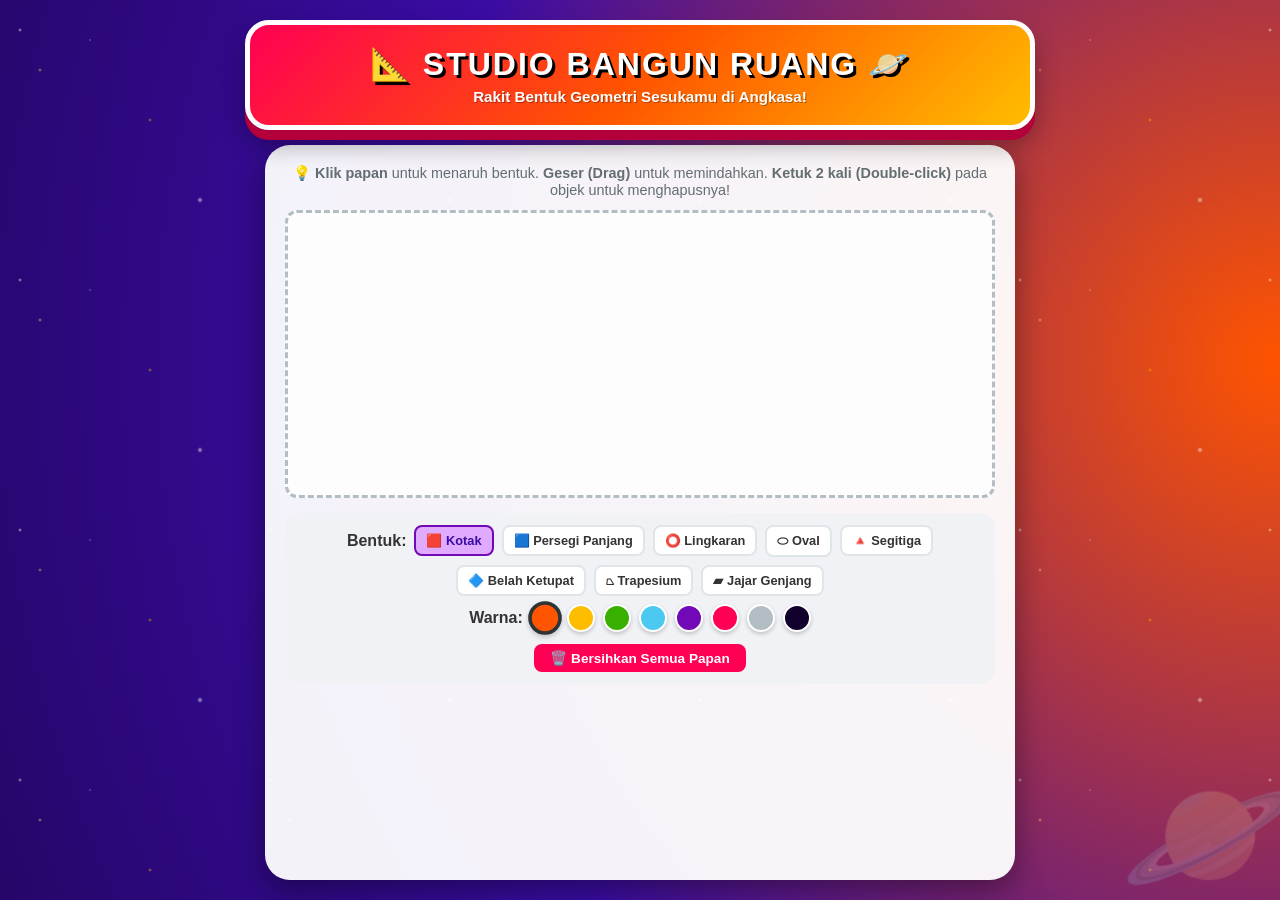
<file: game5.html>
<!DOCTYPE html>
<html lang="id">
<head>
    <meta charset="UTF-8">
    <meta name="viewport" content="width=device-width, initial-scale=1.0, maximum-scale=1.0, user-scalable=no">
    <title>Studio Bangun Ruang Angkasa</title>
    <style>
        /* ==========================================
           TEMA ANGKASA: ORANYE MATAHARI & UNGU GALAKSI
           ========================================== */

        * {
            box-sizing: border-box;
            margin: 0;
            padding: 0;
            -webkit-user-select: none;
            -moz-user-select: none;
            -ms-user-select: none;
            user-select: none;
            -webkit-touch-callout: none;
        }

        body {
            background: radial-gradient(circle at 50% 20%, #ff5400 0%, #3a0ca3 45%, #10002b 100%);
            background-size: 200% 200%;
            animation: galaxyShift 15s ease infinite alternate;
            font-family: 'Comic Sans MS', 'Bubblegum Sans', 'Poppins', sans-serif;
            color: #fff;
            display: flex;
            flex-direction: column;
            min-height: 100vh;
            padding: 20px;
            padding-bottom: 0;
            position: relative;
            overflow-x: hidden;
            overscroll-behavior: none;
        }

        /* 1. Animasi Latar Belakang Bergeser Pelan */
        @keyframes galaxyShift {
            0% {
                background-position: 0% 50%;
            }
            100% {
                background-position: 100% 50%;
            }
        }

        /* 2. Efek Lapisan Bintang Berkelap-kelip */
        body::before {
            content: '';
            position: fixed;
            top: 0;
            left: 0;
            width: 100%;
            height: 100%;
            background-image: 
                radial-gradient(2px 2px at 20px 30px, #ffffff, rgba(0,0,0,0)),
                radial-gradient(2px 2px at 40px 70px, #ffd166, rgba(0,0,0,0)),
                radial-gradient(1px 1px at 90px 40px, #ffffff, rgba(0,0,0,0)),
                radial-gradient(2px 2px at 150px 120px, #ffb703, rgba(0,0,0,0)),
                radial-gradient(3px 3px at 200px 200px, #ffffff, rgba(0,0,0,0));
            background-repeat: repeat;
            background-size: 250px 250px;
            opacity: 0.6;
            animation: twinkleStars 4s infinite linear;
            z-index: -1;
            pointer-events: none;
        }

        @keyframes twinkleStars {
            0% { transform: translateY(0); opacity: 0.4; }
            50% { opacity: 0.8; }
            100% { transform: translateY(-50px); opacity: 0.4; }
        }

        /* 3. Ornamen Planet Melayang di Sudut */
        body::after {
            content: '🪐';
            position: fixed;
            bottom: -20px;
            right: -20px;
            font-size: 9rem;
            opacity: 0.2;
            z-index: -1;
            animation: floatPlanet 8s ease-in-out infinite alternate;
            pointer-events: none;
        }

        @keyframes floatPlanet {
            0% { transform: translateY(0) rotate(0deg); }
            100% { transform: translateY(-25px) rotate(15deg); }
        }

        /* Header Portal Game */
        header {
            text-align: center;
            background: linear-gradient(135deg, #ff0054, #ff5400, #ffbd00);
            color: #fff;
            padding: 20px;
            border-radius: 24px;
            border: 5px solid #ffffff;
            box-shadow: 0 10px 0 #b3003b, 0 15px 25px rgba(0, 0, 0, 0.3);
            margin-bottom: 15px;
            position: relative;
            overflow: hidden;
            max-width: 790px;
            margin-left: auto;
            margin-right: auto;
            width: 100%;
        }

        header h1 {
            font-size: 2rem;
            text-shadow: 3px 3px 0px #000;
            letter-spacing: 2px;
        }

        header .tagline {
            font-size: 0.95rem;
            margin-top: 5px;
            font-weight: bold;
            text-shadow: 1px 1px 0px rgba(0,0,0,0.3);
        }

        /* Konten Utama Game */
        .game-container {
            background: rgba(255, 255, 255, 0.95);
            width: 750px;
            max-width: 100%;
            margin: 0 auto;
            border-radius: 25px;
            padding: 20px;
            display: flex;
            flex-direction: column;
            align-items: center;
            box-shadow: 0 10px 30px rgba(0,0,0,0.4);
            text-align: center;
            color: #333;
            flex: 1;
            margin-bottom: 20px;
        }

        .instruction {
            font-size: 0.9rem;
            color: #636e72;
            margin-bottom: 12px;
            width: 100%;
            text-align: center;
        }

        /* Papan Kanvas */
        #shapeCanvas {
            border: 3px dashed #b2bec3;
            border-radius: 12px;
            background: #fdfdfd;
            cursor: grab;
            touch-action: none;
            width: 750px;
            max-width: 100%;
            height: auto; /* Memastikan rasio responsif aman di HP/TV */
        }
        #shapeCanvas:active {
            cursor: grabbing;
        }

        /* Panel Kontrol */
        .control-panel {
            display: flex;
            flex-direction: column;
            gap: 8px;
            width: 100%;
            align-items: center;
            background: #f1f2f6;
            padding: 12px;
            border-radius: 15px;
            margin-top: 15px;
        }

        .control-row {
            display: flex;
            gap: 8px;
            align-items: center;
            flex-wrap: wrap;
            justify-content: center;
        }

        .shape-btn {
            background: white;
            border: 2px solid #dfe6e9;
            padding: 6px 10px;
            border-radius: 8px;
            cursor: pointer;
            font-weight: bold;
            font-size: 0.8rem;
            color: #333;
            transition: all 0.2s;
        }

        .shape-btn.active {
            border-color: #7209b7;
            background: #e0aaff;
            color: #3a0ca3;
        }

        .color-option {
            width: 28px;
            height: 28px;
            border-radius: 50%;
            border: 2px solid #fff;
            box-shadow: 0 2px 4px rgba(0,0,0,0.2);
            cursor: pointer;
            transition: transform 0.1s;
        }

        .color-option.active-color {
            transform: scale(1.2);
            border: 3px solid #2d3436;
        }

        .btn-action {
            background: #ff0054;
            color: white;
            border: none;
            padding: 6px 16px;
            border-radius: 8px;
            font-size: 0.85rem;
            cursor: pointer;
            font-weight: bold;
        }

        .btn-action:hover {
            background: #b3003b;
        }

        /* Footer */
        footer {
            width: 100%;
            background-color: rgba(16, 0, 43, 0.7);
            border-top: 3px dashed rgba(255, 255, 255, 0.3);
            text-align: center;
            color: #ffd166;
            font-size: 0.9rem;
            margin-top: auto;
            margin-left: -20px;
            margin-right: -20px;
            width: calc(100% + 40px);
            text-shadow: 1px 1px 0px #000;
            padding: 15px 10px;
            box-sizing: border-box;
        }
    </style>
</head>
<body>

    <!-- Header Portal Game -->
    <header>
        <h1>📐 STUDIO BANGUN RUANG 🪐</h1>
        <div class="tagline">Rakit Bentuk Geometri Sesukamu di Angkasa!</div>
    </header>

    <!-- Konten Utama Studio Rakit -->
    <div class="game-container">
        <p class="instruction">💡 <b>Klik papan</b> untuk menaruh bentuk. <b>Geser (Drag)</b> untuk memindahkan. <b>Ketuk 2 kali (Double-click)</b> pada objek untuk menghapusnya!</p>
        
        <!-- Kanvas Permainan -->
        <canvas id="shapeCanvas" width="750" height="300"></canvas>

        <!-- Panel Kontrol Bangun Ruang -->
        <div class="control-panel">
            <div class="control-row">
                <span><b>Bentuk:</b></span>
                <button class="shape-btn active" id="btn-square" onclick="selectShape('square')">🟥 Kotak</button>
                <button class="shape-btn" id="btn-rect" onclick="selectShape('rect')">🟦 Persegi Panjang</button>
                <button class="shape-btn" id="btn-circle" onclick="selectShape('circle')">⭕ Lingkaran</button>
                <button class="shape-btn" id="btn-oval" onclick="selectShape('oval')">⬭ Oval</button>
                <button class="shape-btn" id="btn-triangle" onclick="selectShape('triangle')">🔺 Segitiga</button>
                <button class="shape-btn" id="btn-diamond" onclick="selectShape('diamond')">🔷 Belah Ketupat</button>
                <button class="shape-btn" id="btn-trapezoid" onclick="selectShape('trapezoid')">⏢ Trapesium</button>
                <button class="shape-btn" id="btn-parallelogram" onclick="selectShape('parallelogram')">▰ Jajar Genjang</button>
            </div>

            <div class="control-row">
                <span><b>Warna:</b></span>
                <div class="color-option active-color" style="background: #ff5400;" onclick="selectColor('#ff5400', this)"></div>
                <div class="color-option" style="background: #ffbd00;" onclick="selectColor('#ffbd00', this)"></div>
                <div class="color-option" style="background: #38b000;" onclick="selectColor('#38b000', this)"></div>
                <div class="color-option" style="background: #4cc9f0;" onclick="selectColor('#4cc9f0', this)"></div>
                <div class="color-option" style="background: #7209b7;" onclick="selectColor('#7209b7', this)"></div>
                <div class="color-option" style="background: #ff0054;" onclick="selectColor('#ff0054', this)"></div>
                <div class="color-option" style="background: #b2bec3;" onclick="selectColor('#b2bec3', this)"></div>
                <div class="color-option" style="background: #10002b;" onclick="selectColor('#10002b', this)"></div>
            </div>

            <div class="control-row" style="margin-top: 4px;">
                <button class="btn-action" onclick="clearBoard()">🗑️ Bersihkan Semua Papan</button>
            </div>
        </div>
    </div>

    

    <script>
        const canvas = document.getElementById('shapeCanvas');
        const ctx = canvas.getContext('2d');

        let shapes = [];
        let currentShape = 'square';
        let currentColor = '#ff5400';

        let draggedShape = null;
        let offsetX = 0;
        let offsetY = 0;

        function selectShape(shape) {
            currentShape = shape;
            document.querySelectorAll('.shape-btn').forEach(btn => btn.classList.remove('active'));
            if (shape === 'square') document.getElementById('btn-square').classList.add('active');
            if (shape === 'rect') document.getElementById('btn-rect').classList.add('active');
            if (shape === 'circle') document.getElementById('btn-circle').classList.add('active');
            if (shape === 'oval') document.getElementById('btn-oval').classList.add('active');
            if (shape === 'triangle') document.getElementById('btn-triangle').classList.add('active');
            if (shape === 'diamond') document.getElementById('btn-diamond').classList.add('active');
            if (shape === 'trapezoid') document.getElementById('btn-trapezoid').classList.add('active');
            if (shape === 'parallelogram') document.getElementById('btn-parallelogram').classList.add('active');
        }

        function selectColor(color, element) {
            currentColor = color;
            document.querySelectorAll('.color-option').forEach(el => el.classList.remove('active-color'));
            element.classList.add('active-color');
        }

        function redrawCanvas() {
            ctx.clearRect(0, 0, canvas.width, canvas.height);
            shapes.forEach(s => drawShapeObject(s));
        }

        function drawShapeObject(s) {
            ctx.fillStyle = s.color;
            ctx.strokeStyle = '#2d3436';
            ctx.lineWidth = 2.5;

            ctx.beginPath();
            if (s.type === 'square') {
                ctx.fillRect(s.x - 25, s.y - 25, 50, 50);
                ctx.strokeRect(s.x - 25, s.y - 25, 50, 50);
            } else if (s.type === 'rect') {
                ctx.fillRect(s.x - 35, s.y - 20, 70, 40);
                ctx.strokeRect(s.x - 35, s.y - 20, 70, 40);
            } else if (s.type === 'circle') {
                ctx.arc(s.x, s.y, 25, 0, Math.PI * 2);
                ctx.fill();
                ctx.stroke();
            } else if (s.type === 'oval') {
                ctx.ellipse(s.x, s.y, 35, 20, 0, 0, Math.PI * 2);
                ctx.fill();
                ctx.stroke();
            } else if (s.type === 'triangle') {
                ctx.moveTo(s.x, s.y - 28);
                ctx.lineTo(s.x - 28, s.y + 22);
                ctx.lineTo(s.x + 28, s.y + 22);
                ctx.closePath();
                ctx.fill();
                ctx.stroke();
            } else if (s.type === 'diamond') {
                ctx.moveTo(s.x, s.y - 30);
                ctx.lineTo(s.x + 28, s.y);
                ctx.lineTo(s.x, s.y + 30);
                ctx.lineTo(s.x - 28, s.y);
                ctx.closePath();
                ctx.fill();
                ctx.stroke();
            } else if (s.type === 'trapezoid') {
                ctx.moveTo(s.x - 18, s.y - 20);
                ctx.lineTo(s.x + 18, s.y - 20);
                ctx.lineTo(s.x + 32, s.y + 20);
                ctx.lineTo(s.x - 32, s.y + 20);
                ctx.closePath();
                ctx.fill();
                ctx.stroke();
            } else if (s.type === 'parallelogram') {
                ctx.moveTo(s.x - 20, s.y - 20);
                ctx.lineTo(s.x + 30, s.y - 20);
                ctx.lineTo(s.x + 20, s.y + 20);
                ctx.lineTo(s.x - 30, s.y + 20);
                ctx.closePath();
                ctx.fill();
                ctx.stroke();
            }
        }

        // Mencegah menu klik kanan bawaan browser
        document.addEventListener('contextmenu', function(e) {
            e.preventDefault();
        });

        // --- RUMUS PEMETAAN KOORDINAT SKALA AKURAT (UNTUK HP & TV) ---
        function getCanvasCoordinates(e) {
            const rect = canvas.getBoundingClientRect();
            
            // Ambil posisi client (sentuhan atau mouse)
            let clientX = e.clientX;
            let clientY = e.clientY;

            if (e.touches && e.touches.length > 0) {
                clientX = e.touches[0].clientX;
                clientY = e.touches[0].clientY;
            }

            // Hitung skala rasio antara ukuran internal kanvas dan ukuran render visual di layar
            const scaleX = canvas.width / rect.width;
            const scaleY = canvas.height / rect.height;

            // Kembalikan koordinat presisi yang sudah dikalikan faktor skala
            return {
                x: (clientX - rect.left) * scaleX,
                y: (clientY - rect.top) * scaleY
            };
        }

        function handleStart(e) {
            const pos = getCanvasCoordinates(e);
            const mouseX = pos.x;
            const mouseY = pos.y;

            for (let i = shapes.length - 1; i >= 0; i--) {
                let s = shapes[i];
                let distance = Math.hypot(mouseX - s.x, mouseY - s.y);
                if (distance < 35) {
                    draggedShape = s;
                    offsetX = mouseX - s.x;
                    offsetY = mouseY - s.y;
                    
                    shapes.splice(i, 1);
                    shapes.push(draggedShape);
                    return;
                }
            }

            shapes.push({
                type: currentShape,
                color: currentColor,
                x: mouseX,
                y: mouseY
            });
            redrawCanvas();
        }

        function handleMove(e) {
            if (!draggedShape) return;
            const pos = getCanvasCoordinates(e);
            draggedShape.x = pos.x - offsetX;
            draggedShape.y = pos.y - offsetY;
            redrawCanvas();
        }

        function handleEnd() {
            draggedShape = null;
        }

        function handleDelete(e) {
            const pos = getCanvasCoordinates(e);
            const mouseX = pos.x;
            const mouseY = pos.y;

            for (let i = shapes.length - 1; i >= 0; i--) {
                let s = shapes[i];
                let distance = Math.hypot(mouseX - s.x, mouseY - s.y);
                if (distance < 35) {
                    shapes.splice(i, 1);
                    redrawCanvas();
                    break;
                }
            }
        }

        canvas.addEventListener('mousedown', handleStart);
        window.addEventListener('mousemove', handleMove);
        window.addEventListener('mouseup', handleEnd);
        canvas.addEventListener('dblclick', handleDelete);

        let lastTouchTime = 0;
        canvas.addEventListener('touchstart', function(e) {
            const currentTime = new Date().getTime();
            const tapLength = currentTime - lastTouchTime;
            
            if (tapLength < 300 && tapLength > 0) {
                handleDelete(e);
                e.preventDefault();
            } else {
                handleStart(e);
                e.preventDefault();
            }
            lastTouchTime = currentTime;
        }, { passive: false });

        window.addEventListener('touchmove', function(e) {
            handleMove(e);
            if (draggedShape) e.preventDefault();
        }, { passive: false });

        window.addEventListener('touchend', handleEnd);

        function clearBoard() {
            shapes = [];
            redrawCanvas();
        }

        redrawCanvas();
    </script>
</body>
</html>
</file>
